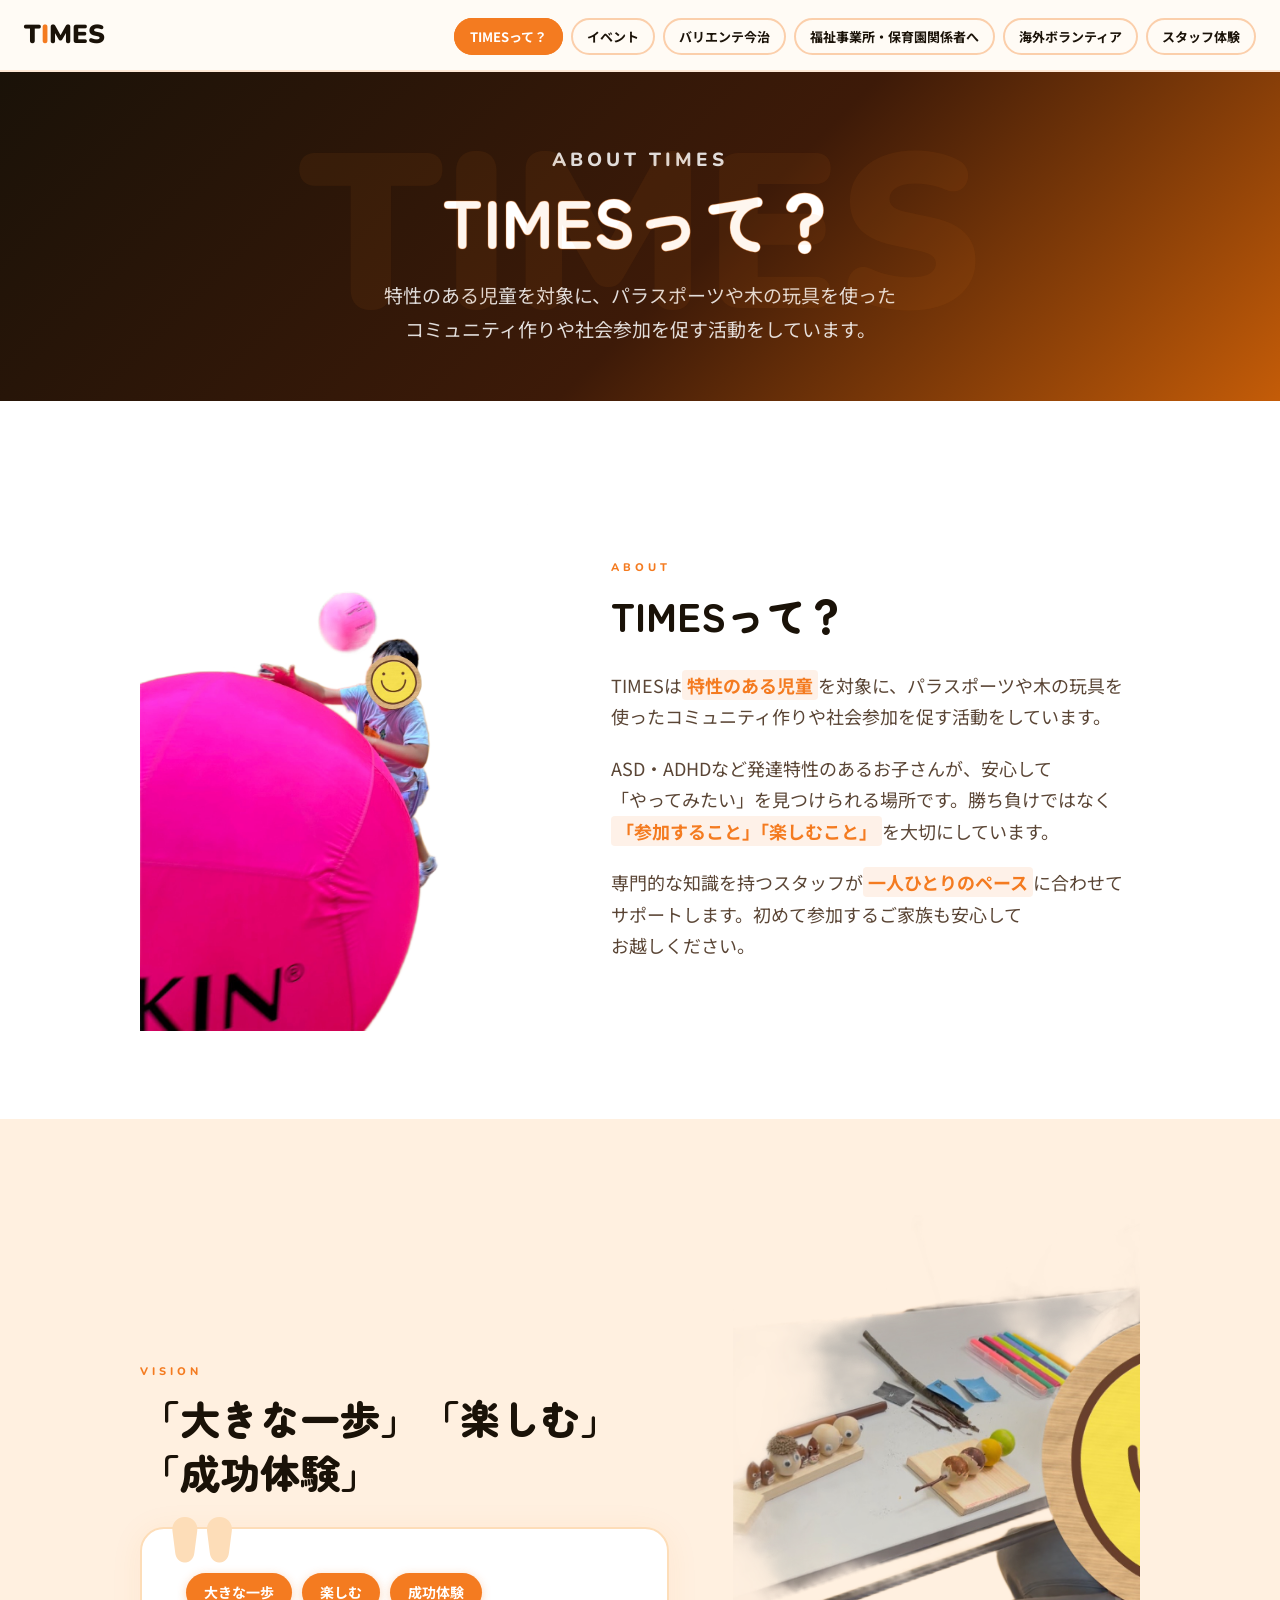
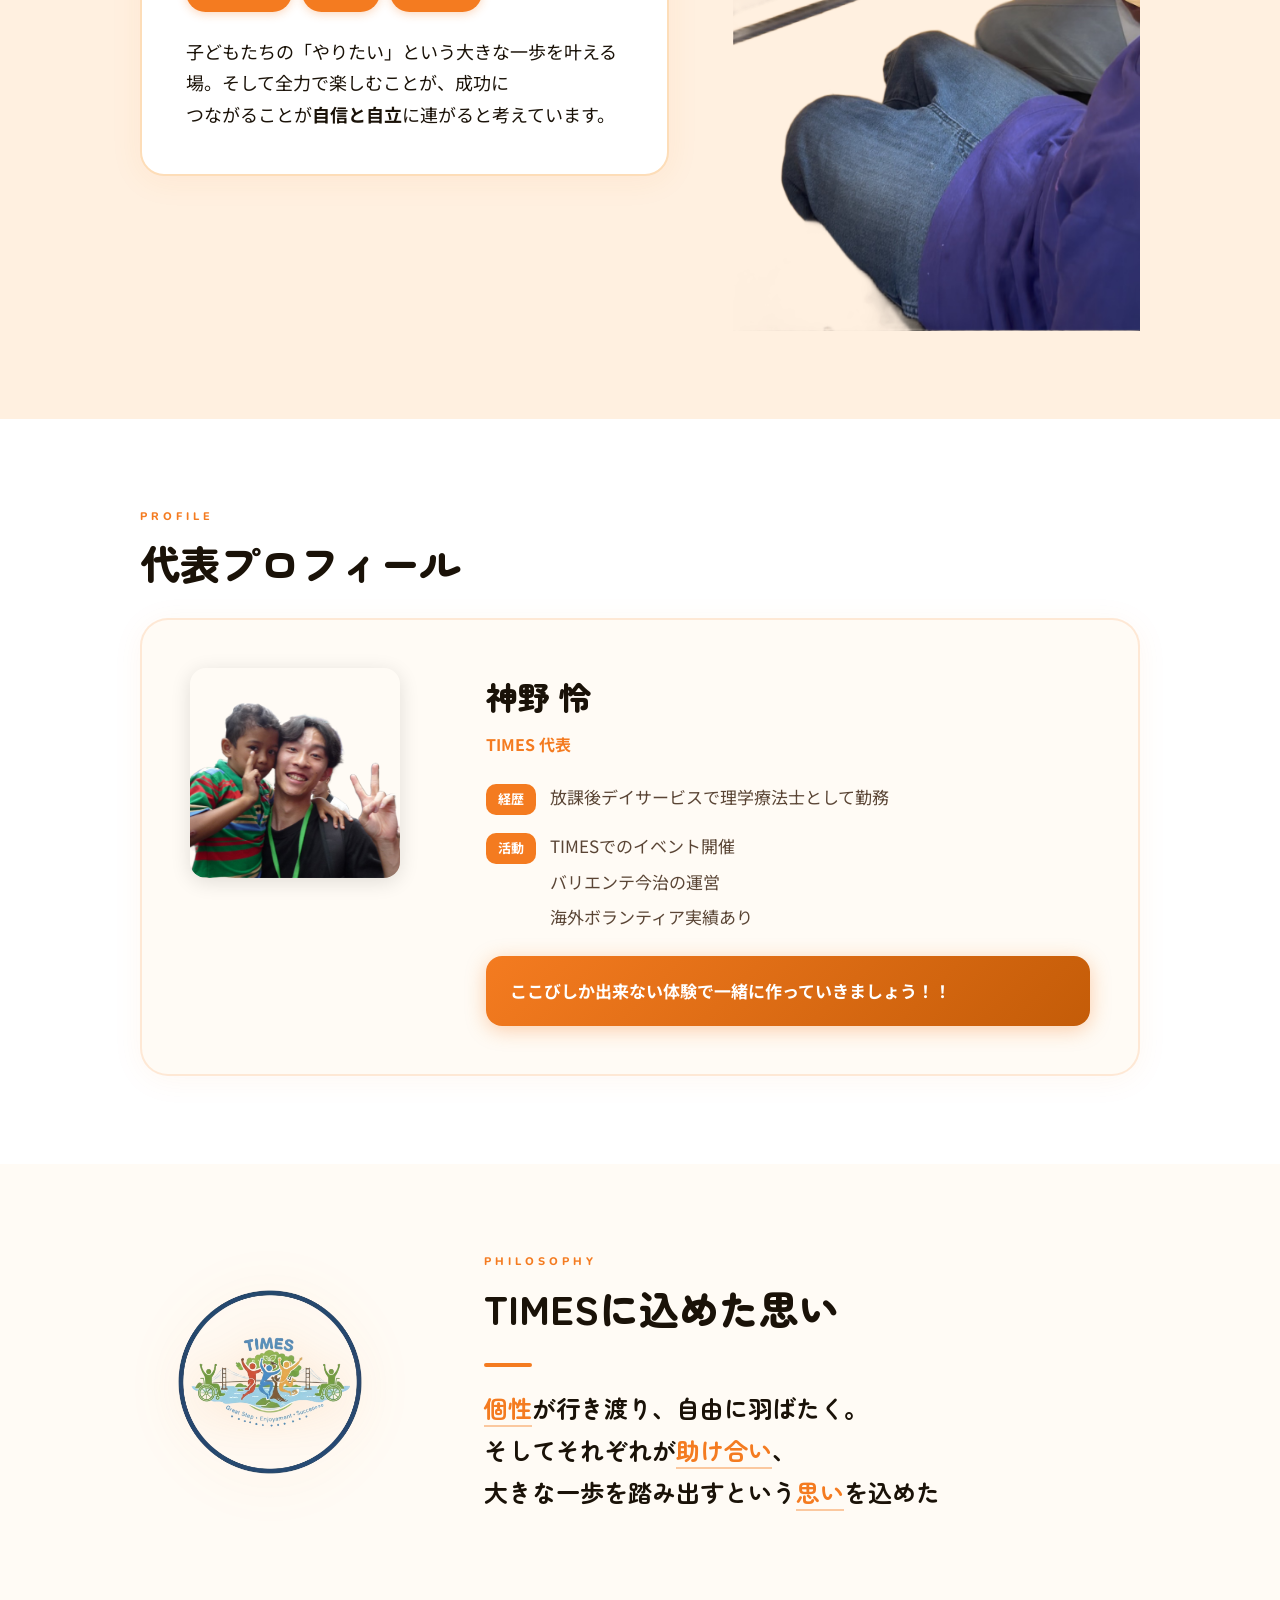
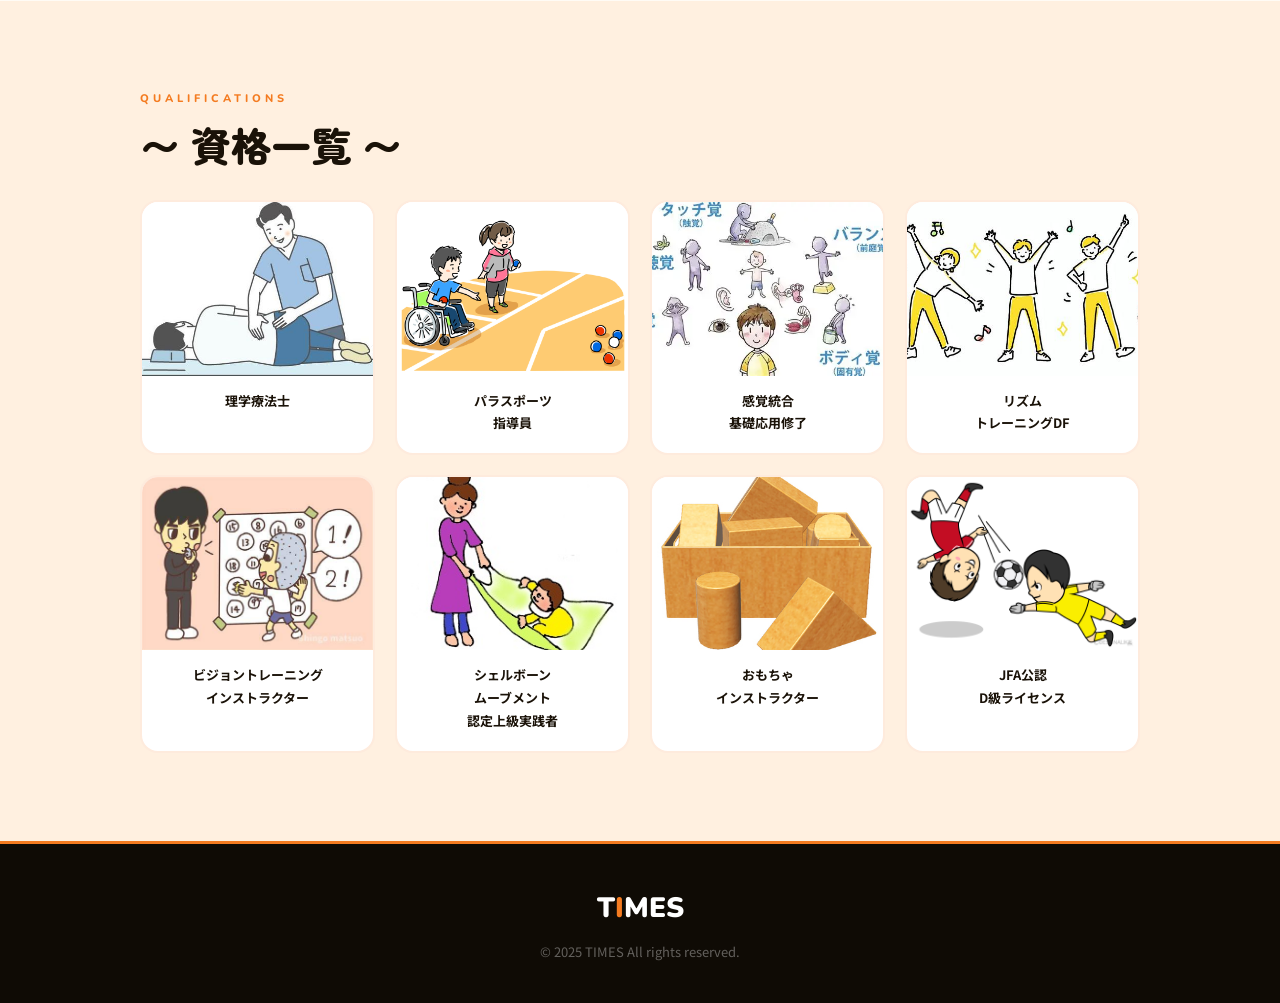
<file: about.html>
<!DOCTYPE html>
<html lang="ja">
<head>
<meta charset="UTF-8">
<meta name="viewport" content="width=device-width, initial-scale=1.0">
<title>TIMESって？ | TIMES</title>
<link rel="preconnect" href="https://fonts.googleapis.com">
<link href="https://fonts.googleapis.com/css2?family=Noto+Sans+JP:wght@400;500;700;900&family=Zen+Maru+Gothic:wght@700;900&family=Nunito:wght@800;900&display=swap" rel="stylesheet">
<style>

:root {
  --og:    #F47B20;
  --ogd:   #C45C08;
  --ogs:   #FFF0E0;
  --ogm:   #FDDDB8;
  --ink:   #1A1208;
  --muted: #5A4535;
  --cream: #FFFBF5;
  --white: #FFFFFF;
  --bd:    rgba(244,123,32,.15);
}

*, *::before, *::after { box-sizing: border-box; margin: 0; padding: 0; }
html { scroll-behavior: smooth; }
body {
  font-family: 'Noto Sans JP', sans-serif;
  background: var(--cream);
  color: var(--ink);
  line-height: 1.75;
  overflow-x: hidden;
  -webkit-text-size-adjust: 100%;
  text-size-adjust: 100%;
}
img { display: block; max-width: 100%; }
a   { text-decoration: none; }
ul  { list-style: none; }

/* ===== NAV ===== */
.nav {
  position: fixed; top: 0; left: 0; right: 0; z-index: 500;
  height: 72px;
  background: rgba(255,251,245,.97);
  backdrop-filter: blur(12px);
  border-bottom: 2px solid var(--bd);
  display: flex; align-items: center; justify-content: space-between;
  padding: 0 24px; gap: 16px;
}
.nav-logo {
  font-family: 'Nunito', sans-serif;
  font-weight: 900; font-size: 26px; color: var(--ink); flex-shrink: 0;
}
.nav-logo em { font-style: normal; color: var(--og); }
.nav-links { display: flex; gap: 8px; align-items: center; flex-wrap: nowrap; }
.nav-links a {
  font-size: 13px; font-weight: 700; color: var(--ink);
  padding: 7px 14px; border-radius: 20px;
  border: 2px solid rgba(244,123,32,.35); white-space: nowrap;
  transition: background .2s, color .2s, border-color .2s;
}
.nav-links a:hover,
.nav-links a.active { background: var(--og); color: #fff; border-color: var(--og); }

.nav-hamburger {
  display: none; flex-direction: column; gap: 5px; padding: 4px; flex-shrink: 0;
}
.nav-hamburger span {
  display: block; width: 24px; height: 2.5px;
  background: var(--ink); border-radius: 2px; transition: .25s ease;
}
.nav-hamburger.open span:nth-child(1) { transform: translateY(7.5px) rotate(45deg); }
.nav-hamburger.open span:nth-child(2) { opacity: 0; }
.nav-hamburger.open span:nth-child(3) { transform: translateY(-7.5px) rotate(-45deg); }

.mobile-menu {
  position: fixed; top: 72px; left: 0; right: 0; z-index: 490;
  background: var(--cream); border-bottom: 2px solid var(--bd);
  transform: translateY(-110%); opacity: 0;
  transition: .3s ease; pointer-events: none;
}
.mobile-menu.open { transform: translateY(0); opacity: 1; pointer-events: auto; }
.mobile-menu a {
  display: block; padding: 18px 28px;
  font-size: 16px; font-weight: 700; color: var(--ink);
  border-bottom: 1px solid var(--bd);
  transition: color .2s, background .2s;
}
.mobile-menu a:hover { color: #fff; background: var(--og); }
.mobile-menu a.active { color: var(--og); }

/* ===== PAGE HERO ===== */
.page-hero {
  margin-top: 72px;
  background: linear-gradient(135deg, #1A1208 0%, #3D1A08 55%, #C45C08 100%);
  padding: 72px 32px 56px;
  text-align: center;
  position: relative; overflow: hidden;
}
.page-hero::before {
  content: 'TIMES';
  position: absolute; font-family: 'Nunito', sans-serif;
  font-weight: 900; font-size: clamp(100px, 22vw, 220px);
  color: rgba(244,123,32,.07);
  left: 50%; top: 50%; transform: translate(-50%, -50%);
  white-space: nowrap; pointer-events: none; user-select: none;
}
.page-hero-label {
  font-family: 'Nunito', sans-serif; font-size: 11px; font-weight: 800;
  letter-spacing: 4px; text-transform: uppercase; color: var(--og); margin-bottom: 12px;
}
.page-hero h1 {
  font-family: 'Zen Maru Gothic', sans-serif;
  font-size: clamp(32px, 7vw, 68px); font-weight: 900; color: #fff;
  line-height: 1.25; margin-bottom: 16px;
  -webkit-text-stroke: 1px rgba(244,123,32,.35);
}
.page-hero p {
  font-size: clamp(15px, 2vw, 19px); color: rgba(255,255,255,.85);
  max-width: 600px; margin: 0 auto; line-height: 1.75;
  word-break: auto-phrase; overflow-wrap: break-word;
}

/* ===== LAYOUT ===== */
.container { max-width: 1080px; margin: 0 auto; padding: 0 40px; }
section { padding: 88px 0; }
.section-label {
  font-family: 'Nunito', sans-serif; font-size: 11px; font-weight: 800;
  letter-spacing: 4px; text-transform: uppercase; color: var(--og); margin-bottom: 10px;
}
.section-title {
  font-family: 'Zen Maru Gothic', sans-serif;
  font-size: clamp(24px, 4vw, 40px); font-weight: 900; color: var(--ink);
  line-height: 1.35; margin-bottom: 28px;
  word-break: keep-all; overflow-wrap: break-word;
}

/* ===== REVEAL ===== */
.reveal { opacity: 0; transform: translateY(28px); transition: opacity .7s ease, transform .7s ease; }
.reveal.on { opacity: 1; transform: translateY(0); }

/* ===== SEC1 ===== */
.sec-about { background: var(--white); }
.about-grid { display: grid; grid-template-columns: 1fr 1.3fr; gap: 64px; align-items: center; }
.about-img { overflow: hidden; width: 100%; }
.about-img img { width: 100%; height: auto; object-fit: cover; display: block; }
.about-text p { font-size: clamp(16px, 1.8vw, 18px); color: var(--muted); line-height: 1.75; margin-bottom: 20px; word-break: auto-phrase; overflow-wrap: break-word; }
.about-text p:last-child { margin-bottom: 0; }
.about-text strong { color: var(--og); font-weight: 700; background: rgba(244,123,32,.1); padding: 2px 5px; border-radius: 4px; }

/* ===== SEC2 ===== */
.sec-vision { background: var(--ogs); }
.vision-grid { display: grid; grid-template-columns: 1.3fr 1fr; gap: 64px; align-items: center; }
.vision-box { background: var(--white); border-radius: 24px; padding: 44px; border: 2px solid var(--ogm); position: relative; box-shadow: 0 4px 32px rgba(244,123,32,.08); }
.vision-box::before { content: '"'; font-family: 'Nunito', sans-serif; font-size: 140px; font-weight: 900; color: var(--ogm); position: absolute; top: -28px; left: 24px; line-height: 1; pointer-events: none; user-select: none; }
.vision-keywords { display: flex; gap: 10px; flex-wrap: wrap; margin-bottom: 24px; }
.kw { background: var(--og); color: #fff; padding: 7px 18px; border-radius: 20px; font-size: 14px; font-weight: 700; box-shadow: 0 2px 10px rgba(244,123,32,.3); }
.vision-box p { font-size: clamp(16px, 1.8vw, 18px); color: var(--ink); line-height: 1.75; position: relative; z-index: 1; word-break: auto-phrase; overflow-wrap: break-word; }
.vision-img { overflow: hidden; width: 100%; }
.vision-img img { width: 100%; height: auto; object-fit: cover; display: block; }

/* ===== SEC3 ===== */
.sec-profile { background: var(--white); }
.profile-card { display: grid; grid-template-columns: 240px 1fr; gap: 56px; align-items: start; background: var(--cream); border-radius: 28px; padding: 48px; border: 2px solid var(--bd); box-shadow: 0 4px 32px rgba(244,123,32,.06); }
.profile-photo { width: 210px; height: 210px; overflow: hidden; flex-shrink: 0; border-radius: 16px; box-shadow: 0 4px 20px rgba(0,0,0,.12); }
.profile-photo img { width: 100%; height: 100%; object-fit: cover; object-position: center top; display: block; }
.profile-name { font-family: 'Zen Maru Gothic', sans-serif; font-size: clamp(24px, 3vw, 32px); font-weight: 900; color: var(--ink); margin-bottom: 6px; }
.profile-role { font-size: 16px; color: var(--og); font-weight: 700; margin-bottom: 24px; }
.profile-list { display: flex; flex-direction: column; gap: 16px; margin-bottom: 24px; }
.profile-item { display: flex; gap: 14px; align-items: flex-start; }
.profile-item .pi-label { background: var(--og); color: #fff; padding: 4px 12px; border-radius: 10px; font-size: 13px; font-weight: 700; white-space: nowrap; flex-shrink: 0; margin-top: 2px; }
.profile-item span, .profile-item ul { font-size: clamp(15px, 1.6vw, 17px); color: var(--muted); line-height: 1.75; }
.profile-item ul { display: flex; flex-direction: column; gap: 6px; }
.profile-msg { background: linear-gradient(135deg, var(--og), var(--ogd)); color: #fff; border-radius: 16px; padding: 20px 24px; font-size: clamp(15px, 1.6vw, 17px); font-weight: 700; line-height: 1.75; box-shadow: 0 4px 20px rgba(244,123,32,.35); word-break: auto-phrase; overflow-wrap: break-word; }

/* ===== SEC4 ===== */
.sec-logo { background: var(--cream); }
.logo-grid { display: grid; grid-template-columns: 280px 1fr; gap: 64px; align-items: center; }
.logo-img { width: 260px; height: 260px; display: flex; align-items: center; justify-content: center; overflow: hidden; filter: drop-shadow(0 4px 24px rgba(244,123,32,.2)); }
.logo-img img { width: 100%; height: 100%; object-fit: contain; }
.logo-divider { width: 48px; height: 4px; background: var(--og); border-radius: 2px; margin-bottom: 20px; }
.logo-section-label { color: var(--og); margin-bottom: 10px; font-family: 'Nunito', sans-serif; font-size: 11px; font-weight: 800; letter-spacing: 4px; text-transform: uppercase; }
.logo-section-title { font-family: 'Zen Maru Gothic', sans-serif; font-size: clamp(24px, 4vw, 40px); font-weight: 900; color: var(--ink); line-height: 1.35; margin-bottom: 28px; }
.logo-philosophy { font-family: 'Zen Maru Gothic', sans-serif; font-size: clamp(17px, 2.5vw, 24px); font-weight: 700; color: var(--ink); line-height: 1.75; word-break: auto-phrase; overflow-wrap: break-word; }
.logo-philosophy span { color: var(--og); border-bottom: 2px solid rgba(244,123,32,.4); }

/* ===== SEC5 ===== */
.sec-quals { background: var(--ogs); }
.quals-grid { display: grid; grid-template-columns: repeat(4, 1fr); gap: 20px; }
.qual-card { background: var(--white); border-radius: 18px; overflow: hidden; border: 2px solid var(--bd); transition: box-shadow .25s, transform .25s, border-color .25s; }
.qual-card:hover { box-shadow: 0 10px 32px rgba(244,123,32,.18); transform: translateY(-6px); border-color: var(--og); }
.qual-img { width: 100%; aspect-ratio: 4/3; overflow: hidden; background: var(--ogm); }
.qual-img img { width: 100%; height: 100%; object-fit: cover; display: block; transition: transform .35s ease; }
.qual-card:hover .qual-img img { transform: scale(1.07); }
.qual-img-placeholder { width: 100%; height: 100%; display: flex; align-items: center; justify-content: center; font-size: 40px; background: linear-gradient(135deg, var(--ogm), #ffe8c4); }
.qual-name { font-size: 13px; font-weight: 700; color: var(--ink); line-height: 1.75; padding: 14px 14px 18px; text-align: center; }

/* ===== FOOTER ===== */
footer { background: #0F0B05; padding: 40px 24px; text-align: center; border-top: 3px solid var(--og); }
.footer-logo { font-family: 'Nunito', sans-serif; font-weight: 900; font-size: 28px; color: #fff; margin-bottom: 8px; }
.footer-logo em { font-style: normal; color: var(--og); }
.footer-copy { font-size: 13px; color: rgba(255,255,255,.35); margin-top: 8px; }

/* ===== RESPONSIVE ===== */
@media (max-width: 900px) {
  .nav { height: 60px; padding: 0 20px; }
  .nav-logo { font-size: 22px; }
  .nav-links { display: none; }
  .nav-hamburger { display: flex; }
  .mobile-menu { top: 60px; }
  .page-hero { margin-top: 60px; padding: 60px 24px 48px; }
  .container { padding: 0 28px; }
  section { padding: 64px 0; }
  .about-grid { grid-template-columns: 1fr; gap: 36px; }
  .vision-grid { grid-template-columns: 1fr; gap: 36px; }
  .vision-img { order: -1; }
  .profile-card { grid-template-columns: 1fr; gap: 28px; padding: 36px 28px; }
  .profile-photo { margin: 0 auto; }
  .profile-name { text-align: center; }
  .profile-role { text-align: center; }
  .logo-grid { grid-template-columns: 1fr; gap: 36px; text-align: center; }
  .logo-img { margin: 0 auto; }
  .logo-divider { margin: 0 auto 20px; }
  .quals-grid { grid-template-columns: repeat(2, 1fr); gap: 16px; }
}

@media (max-width: 600px) {
  .nav { height: 54px; padding: 0 16px; }
  .nav-logo { font-size: 20px; }
  .mobile-menu { top: 54px; }
  .mobile-menu a { padding: 16px 20px; font-size: 15px; }
  .page-hero { margin-top: 54px; padding: 52px 24px 44px; }
  .page-hero h1 { font-size: clamp(28px, 8vw, 44px); }
  .page-hero p { font-size: 16px; }
  .container { padding: 0 22px; }
  section { padding: 52px 0; }
  .section-label { font-size: 10px; letter-spacing: 3px; }
  .section-title { font-size: 22px; margin-bottom: 20px; }
  .about-grid { gap: 28px; }
  .vision-grid { gap: 28px; }
  .about-text p { font-size: 16px; }
  .vision-box { padding: 28px 20px; }
  .vision-box::before { font-size: 90px; top: -18px; left: 16px; }
  .vision-box p { font-size: 16px; }
  .kw { font-size: 13px; padding: 5px 14px; }
  .profile-card { padding: 28px 20px; gap: 24px; border-radius: 20px; }
  .profile-photo { width: 150px; height: 150px; border-radius: 12px; }
  .profile-name { font-size: 22px; }
  .profile-role { font-size: 14px; }
  .profile-item span, .profile-item ul { font-size: 15px; }
  .profile-msg { font-size: 15px; padding: 16px 18px; }
  .logo-img { width: 160px; height: 160px; }
  .logo-section-title { font-size: 22px; }
  .logo-divider { margin: 0 auto 18px; }
  .logo-philosophy { font-size: 16px; }
  .quals-grid { grid-template-columns: repeat(2, 1fr); gap: 12px; }
  .qual-name { font-size: 12px; padding: 10px 10px 14px; }
}

@media (max-width: 375px) {
  .container { padding: 0 16px; }
  .section-title { font-size: 20px; }
  .about-text p { font-size: 15px; }
  .vision-box p { font-size: 15px; }
  .profile-photo { width: 130px; height: 130px; }
  .profile-name { font-size: 20px; }
  .profile-msg { font-size: 14px; }
  .logo-img { width: 140px; height: 140px; }
  .logo-section-title { font-size: 20px; }
  .logo-philosophy { font-size: 15px; }
  .quals-grid { gap: 10px; }
  .qual-name { font-size: 11px; }
}
</style>
<!-- Google tag (gtag.js) -->
  <script async src="https://www.googletagmanager.com/gtag/js?id=G-DCP2RVD5D1"></script>
  <script>
    window.dataLayer = window.dataLayer || [];
    function gtag(){dataLayer.push(arguments);}
    gtag('js', new Date());
    gtag('config', 'G-DCP2RVD5D1');
  </script>
</head>
<body>

<nav class="nav" id="mainNav">
  <a href="index.html" class="nav-logo">T<em>I</em>MES</a>
  <ul class="nav-links">
    <li><a href="about.html" class="active">TIMESって？</a></li>
    <li><a href="event.html">イベント</a></li>
    <li><a href="variante.html">バリエンテ今治</a></li>
    <li><a href="welfare.html">福祉事業所・保育園関係者へ</a></li>
    <li><a href="volunteer.html">海外ボランティア</a></li>
    <li><a href="staff.html">スタッフ体験</a></li>
  </ul>
  <button class="nav-hamburger" id="hamburger">
    <span></span><span></span><span></span>
  </button>
</nav>

<div class="mobile-menu" id="mobileMenu">
  <ul>
    <li><a href="about.html" class="active">TIMESって？</a></li>
    <li><a href="event.html">イベント</a></li>
    <li><a href="variante.html">バリエンテ今治</a></li>
    <li><a href="welfare.html">福祉事業所・保育園関係者へ</a></li>
    <li><a href="volunteer.html">海外ボランティア</a></li>
    <li><a href="staff.html">スタッフ体験</a></li>
  </ul>
</div>

<div class="page-hero">
  <p class="page-hero-label">About TIMES</p>
  <h1>TIMESって？</h1>
  <p>特性のある児童を対象に、パラスポーツや木の玩具を使ったコミュニティ作りや社会参加を促す活動をしています。</p>
</div>

<section class="sec-about">
  <div class="container">
    <div class="about-grid">
      <div class="about-img reveal"><img src="images/about1.jpg" alt="活動写真"></div>
      <div class="reveal">
        <p class="section-label">About</p>
        <h2 class="section-title">TIMESって？</h2>
        <div class="about-text">
          <p>TIMESは<strong>特性のある児童</strong>を対象に、パラスポーツや木の玩具を使ったコミュニティ作りや社会参加を促す活動をしています。</p>
          <p>ASD・ADHDなど発達特性のあるお子さんが、安心して「やってみたい」を見つけられる場所です。勝ち負けではなく<strong>「参加すること」「楽しむこと」</strong>を大切にしています。</p>
          <p>専門的な知識を持つスタッフが<strong>一人ひとりのペース</strong>に合わせてサポートします。初めて参加するご家族も安心してお越しください。</p>
        </div>
      </div>
    </div>
  </div>
</section>

<section class="sec-vision">
  <div class="container">
    <div class="vision-grid">
      <div class="reveal">
        <p class="section-label">Vision</p>
        <h2 class="section-title">「大きな一歩」「楽しむ」「成功体験」</h2>
        <div class="vision-box">
          <div class="vision-keywords">
            <span class="kw">大きな一歩</span>
            <span class="kw">楽しむ</span>
            <span class="kw">成功体験</span>
          </div>
          <p>子どもたちの「やりたい」という大きな一歩を叶える場。そして全力で楽しむことが、成功につながることが<strong>自信と自立</strong>に連がると考えています。</p>
        </div>
      </div>
      <div class="vision-img reveal"><img src="images/about2.jpg" alt="理念写真"></div>
    </div>
  </div>
</section>

<section class="sec-profile">
  <div class="container">
    <p class="section-label reveal">Profile</p>
    <h2 class="section-title reveal">代表プロフィール</h2>
    <div class="profile-card reveal">
      <div><div class="profile-photo"><img src="images/profile.jpg" alt="神野修"></div></div>
      <div>
        <p class="profile-name">神野 怜</p>
        <p class="profile-role">TIMES 代表</p>
        <div class="profile-list">
          <div class="profile-item">
            <span class="pi-label">経歴</span>
            <span>放課後デイサービスで理学療法士として勤務</span>
          </div>
          <div class="profile-item">
            <span class="pi-label">活動</span>
            <ul>
              <li>TIMESでのイベント開催</li>
              <li>バリエンテ今治の運営</li>
              <li>海外ボランティア実績あり</li>
            </ul>
          </div>
        </div>
        <div class="profile-msg">ここびしか出来ない体験で一緒に作っていきましょう！！</div>
      </div>
    </div>
  </div>
</section>

<section class="sec-logo">
  <div class="container">
    <div class="logo-grid">
      <div class="logo-img reveal"><img src="images/logo-times.png" alt="TIMESロゴ"></div>
      <div class="reveal">
        <p class="logo-section-label">Philosophy</p>
        <h2 class="logo-section-title">TIMESに込めた思い</h2>
        <div class="logo-divider"></div>
        <p class="logo-philosophy">
          <span>個性</span>が行き渡り、自由に羽ばたく。<br>
          そしてそれぞれが<span>助け合い</span>、<br>
          大きな一歩を踏み出すという<span>思い</span>を込めた
        </p>
      </div>
    </div>
  </div>
</section>

<section class="sec-quals">
  <div class="container">
    <p class="section-label reveal">Qualifications</p>
    <h2 class="section-title reveal">〜 資格一覧 〜</h2>
    <div class="quals-grid">

      <div class="qual-card reveal">
        <div class="qual-img">
          <img src="images/PT.jpeg" alt="理学療法士"
               onerror="this.parentElement.innerHTML='<div class=\'qual-img-placeholder\'>🏥</div>'">
        </div>
        <p class="qual-name">理学療法士</p>
      </div>

      <div class="qual-card reveal">
        <div class="qual-img">
          <img src="images/パラスポーツ.jpg" alt="パラスポーツ指導員"
               onerror="this.parentElement.innerHTML='<div class=\'qual-img-placeholder\'>🏅</div>'">
        </div>
        <p class="qual-name">パラスポーツ<br>指導員</p>
      </div>

      <div class="qual-card reveal">
        <div class="qual-img">
          <img src="images/感覚統合.webp" alt="感覚統合基礎応用修了"
               onerror="this.parentElement.innerHTML='<div class=\'qual-img-placeholder\'>🧠</div>'">
        </div>
        <p class="qual-name">感覚統合<br>基礎応用修了</p>
      </div>

      <div class="qual-card reveal">
        <div class="qual-img">
          <img src="images/rizumu.jpeg" alt="リズムトレーニングDF"
               onerror="this.parentElement.innerHTML='<div class=\'qual-img-placeholder\'>🎵</div>'">
        </div>
        <p class="qual-name">リズム<br>トレーニングDF</p>
      </div>

      <div class="qual-card reveal">
        <div class="qual-img">
          <img src="images/ビジョントレーニング.jpg" alt="ビジョントレーニングインストラクター"
               onerror="this.parentElement.innerHTML='<div class=\'qual-img-placeholder\'>👁️</div>'">
        </div>
        <p class="qual-name">ビジョントレーニング<br>インストラクター</p>
      </div>

      <div class="qual-card reveal">
        <div class="qual-img">
          <img src="images/シェル.jpg" alt="シェルボーンムーブメント認定上級実践者"
               onerror="this.parentElement.innerHTML='<div class=\'qual-img-placeholder\'>🦴</div>'">
        </div>
        <p class="qual-name">シェルボーン<br>ムーブメント<br>認定上級実践者</p>
      </div>

      <div class="qual-card reveal">
        <div class="qual-img">
          <img src="images/木のおもちゃ.jpeg" alt="おもちゃインストラクター"
               onerror="this.parentElement.innerHTML='<div class=\'qual-img-placeholder\'>🧸</div>'">
        </div>
        <p class="qual-name">おもちゃ<br>インストラクター</p>
      </div>

      <div class="qual-card reveal">
        <div class="qual-img">
          <img src="images/soccer.png" alt="JFA公認D級ライセンス"
               onerror="this.parentElement.innerHTML='<div class=\'qual-img-placeholder\'>⚽</div>'">
        </div>
        <p class="qual-name">JFA公認<br>D級ライセンス</p>
      </div>

    </div>
  </div>
</section>

<footer>
  <div class="footer-logo">T<em>I</em>MES</div>
  <p class="footer-copy">&copy; 2025 TIMES All rights reserved.</p>
</footer>

<script>
const hbg = document.getElementById('hamburger');
const mob = document.getElementById('mobileMenu');
hbg.addEventListener('click', () => { hbg.classList.toggle('open'); mob.classList.toggle('open'); });
const obs = new IntersectionObserver(entries => {
  entries.forEach(e => {
    if (!e.isIntersecting) return;
    const siblings = Array.from(e.target.parentElement.querySelectorAll('.reveal'));
    const i = siblings.indexOf(e.target);
    e.target.style.transitionDelay = (i * 100) + 'ms';
    e.target.classList.add('on');
    obs.unobserve(e.target);
  });
}, { threshold: 0.1 });
document.querySelectorAll('.reveal').forEach(el => obs.observe(el));
</script>
</body>
</html>
</file>
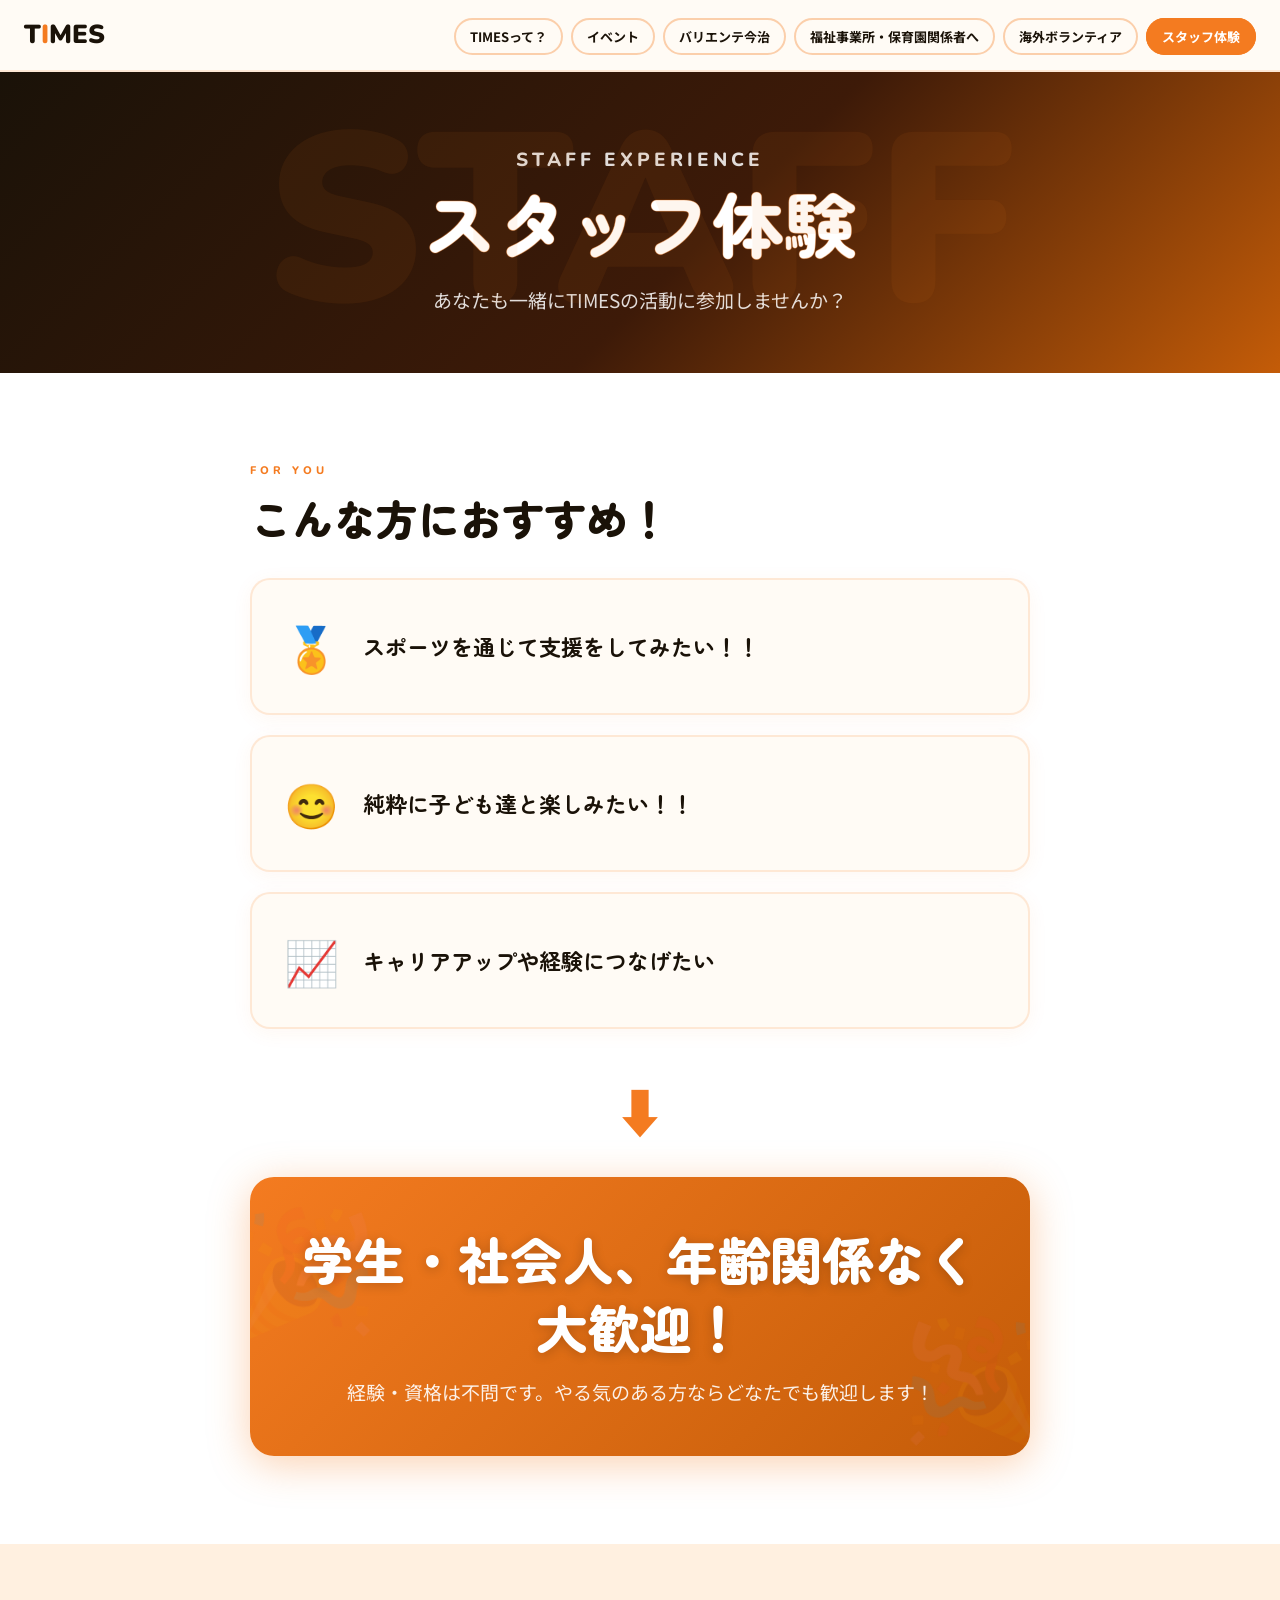
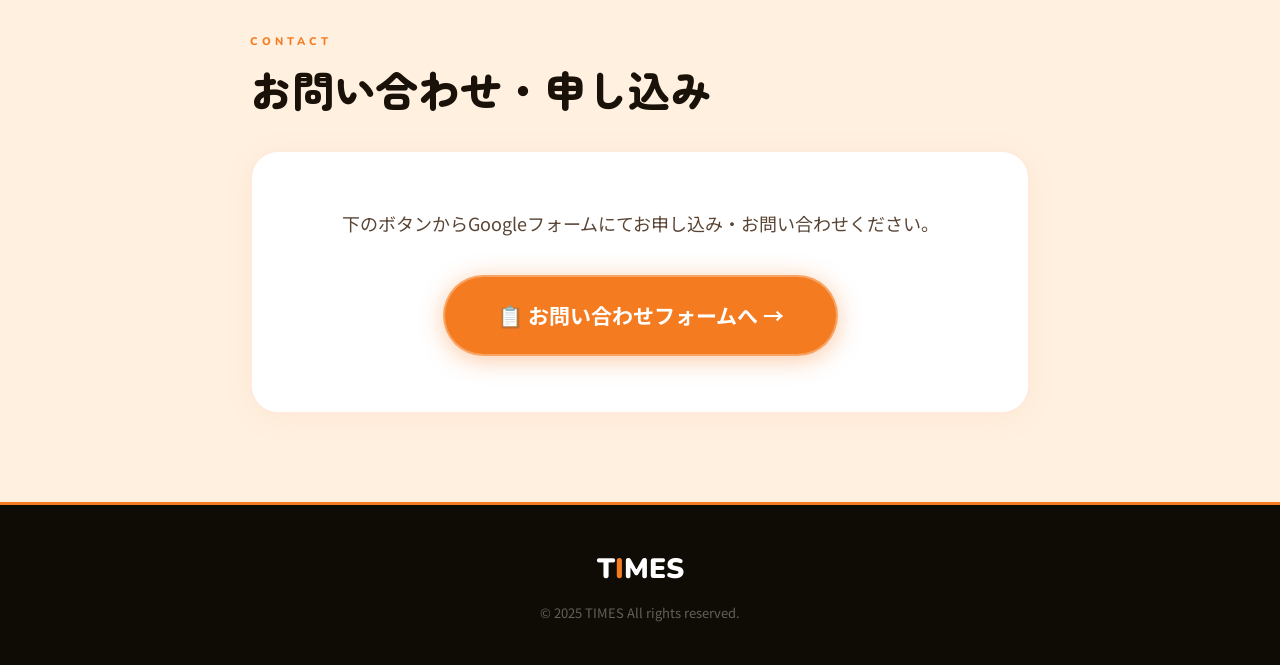
<file: staff.html>
<!DOCTYPE html>
<html lang="ja">
<head>
<meta charset="UTF-8">
<meta name="viewport" content="width=device-width, initial-scale=1.0">
<title>スタッフ体験 | TIMES</title>
<link rel="preconnect" href="https://fonts.googleapis.com">
<link href="https://fonts.googleapis.com/css2?family=Noto+Sans+JP:wght@400;500;700;900&family=Zen+Maru+Gothic:wght@700;900&family=Nunito:wght@800;900&display=swap" rel="stylesheet">
<style>

:root {
  --og:    #F47B20;
  --ogd:   #C45C08;
  --ogs:   #FFF0E0;
  --ogm:   #FDDDB8;
  --ink:   #1A1208;
  --muted: #5A4535;
  --cream: #FFFBF5;
  --white: #FFFFFF;
  --bd:    rgba(244,123,32,.15);
}

*, *::before, *::after { box-sizing: border-box; margin: 0; padding: 0; }
html { scroll-behavior: smooth; }
body {
  font-family: 'Noto Sans JP', sans-serif;
  background: var(--cream);
  color: var(--ink);
  line-height: 1.75;
  overflow-x: hidden;
  -webkit-text-size-adjust: 100%;
  text-size-adjust: 100%;
}
img { display: block; max-width: 100%; }
a   { text-decoration: none; }
ul  { list-style: none; }

/* ===== NAV ===== */
.nav {
  position: fixed; top: 0; left: 0; right: 0; z-index: 500;
  height: 72px;
  background: rgba(255,251,245,.97);
  backdrop-filter: blur(12px);
  border-bottom: 2px solid var(--bd);
  display: flex; align-items: center; justify-content: space-between;
  padding: 0 24px; gap: 16px;
}
.nav-logo {
  font-family: 'Nunito', sans-serif;
  font-weight: 900; font-size: 26px; color: var(--ink); flex-shrink: 0;
}
.nav-logo em { font-style: normal; color: var(--og); }
.nav-links { display: flex; gap: 8px; align-items: center; flex-wrap: nowrap; }
.nav-links a {
  font-size: 13px; font-weight: 700; color: var(--ink);
  padding: 7px 14px; border-radius: 20px;
  border: 2px solid rgba(244,123,32,.35); white-space: nowrap;
  transition: background .2s, color .2s, border-color .2s;
}
.nav-links a:hover,
.nav-links a.active { background: var(--og); color: #fff; border-color: var(--og); }

.nav-hamburger {
  display: none; flex-direction: column; gap: 5px; padding: 4px; flex-shrink: 0;
}
.nav-hamburger span {
  display: block; width: 24px; height: 2.5px;
  background: var(--ink); border-radius: 2px; transition: .25s ease;
}
.nav-hamburger.open span:nth-child(1) { transform: translateY(7.5px) rotate(45deg); }
.nav-hamburger.open span:nth-child(2) { opacity: 0; }
.nav-hamburger.open span:nth-child(3) { transform: translateY(-7.5px) rotate(-45deg); }

.mobile-menu {
  position: fixed; top: 72px; left: 0; right: 0; z-index: 490;
  background: var(--cream); border-bottom: 2px solid var(--bd);
  transform: translateY(-110%); opacity: 0;
  transition: .3s ease; pointer-events: none;
}
.mobile-menu.open { transform: translateY(0); opacity: 1; pointer-events: auto; }
.mobile-menu a {
  display: block; padding: 18px 28px;
  font-size: 16px; font-weight: 700; color: var(--ink);
  border-bottom: 1px solid var(--bd);
  transition: color .2s, background .2s;
}
.mobile-menu a:hover { color: #fff; background: var(--og); }
.mobile-menu a.active { color: var(--og); }

/* ===== PAGE HERO ===== */
.page-hero {
  margin-top: 72px;
  background: linear-gradient(135deg, #1A1208 0%, #3D1A08 55%, #C45C08 100%);
  padding: 72px 32px 56px;
  text-align: center;
  position: relative; overflow: hidden;
}
.page-hero::before {
  content: 'STAFF';
  position: absolute; font-family: 'Nunito', sans-serif;
  font-weight: 900; font-size: clamp(100px, 22vw, 240px);
  color: rgba(244,123,32,.07);
  left: 50%; top: 50%; transform: translate(-50%, -50%);
  white-space: nowrap; pointer-events: none; user-select: none;
}
.page-hero-label {
  font-family: 'Nunito', sans-serif; font-size: 11px; font-weight: 800;
  letter-spacing: 4px; text-transform: uppercase;
  color: var(--og); margin-bottom: 12px;
}
.page-hero h1 {
  font-family: 'Zen Maru Gothic', sans-serif;
  font-size: clamp(36px, 7vw, 72px); font-weight: 900; color: #fff;
  line-height: 1.25; margin-bottom: 16px;
  -webkit-text-stroke: 1px rgba(244,123,32,.35);
}
.page-hero p {
  font-size: clamp(15px, 2vw, 19px); color: rgba(255,255,255,.85);
  max-width: 600px; margin: 0 auto; line-height: 1.75;
}

/* ===== LAYOUT ===== */
.container { max-width: 860px; margin: 0 auto; padding: 0 40px; }
section { padding: 88px 0; }
.section-label {
  font-family: 'Nunito', sans-serif; font-size: 11px; font-weight: 800;
  letter-spacing: 4px; text-transform: uppercase; color: var(--og); margin-bottom: 10px;
}
.section-title {
  font-family: 'Zen Maru Gothic', sans-serif;
  font-size: clamp(26px, 4vw, 42px); font-weight: 900; color: var(--ink);
  line-height: 1.35; margin-bottom: 32px;
}

/* ===== REVEAL ===== */
.reveal { opacity: 0; transform: translateY(28px); transition: opacity .7s ease, transform .7s ease; }
.reveal.on { opacity: 1; transform: translateY(0); }

/* ===== SEC1：こんな方に ===== */
.sec-recruit { background: var(--white); }
.recruit-cards { display: flex; flex-direction: column; gap: 20px; margin-bottom: 56px; }
.recruit-card {
  display: flex; align-items: center; gap: 24px;
  background: var(--cream); border-radius: 20px; padding: 28px 32px;
  border: 2px solid var(--bd);
  transition: box-shadow .25s, border-color .25s, transform .25s;
  box-shadow: 0 4px 20px rgba(244,123,32,.06);
}
.recruit-card:hover {
  box-shadow: 0 8px 32px rgba(244,123,32,.15);
  border-color: var(--og);
  transform: translateX(6px);
}
.recruit-icon { font-size: 44px; flex-shrink: 0; }
.recruit-text {
  font-family: 'Zen Maru Gothic', sans-serif;
  font-size: clamp(17px, 2.5vw, 22px); font-weight: 700;
  color: var(--ink); line-height: 1.5;
}

/* 矢印 */
.big-arrow {
  font-size: 52px; color: var(--og); text-align: center;
  margin: 8px 0 40px; line-height: 1;
  animation: bounce 1.5s ease infinite;
}
@keyframes bounce {
  0%, 100% { transform: translateY(0); }
  50%       { transform: translateY(8px); }
}

/* 大歓迎バナー */
.welcome-banner {
  background: linear-gradient(135deg, var(--og), var(--ogd));
  border-radius: 24px; padding: 48px 40px;
  text-align: center;
  box-shadow: 0 8px 40px rgba(244,123,32,.35);
  position: relative; overflow: hidden;
}
.welcome-banner::before {
  content: '🎉';
  position: absolute; font-size: 120px; opacity: .08;
  left: -20px; top: -20px; pointer-events: none;
}
.welcome-banner::after {
  content: '🎉';
  position: absolute; font-size: 120px; opacity: .08;
  right: -20px; bottom: -20px; pointer-events: none;
  transform: scaleX(-1);
}
.welcome-title {
  font-family: 'Zen Maru Gothic', sans-serif;
  font-size: clamp(26px, 5vw, 52px); font-weight: 900;
  color: #fff; line-height: 1.3;
  text-shadow: 0 2px 12px rgba(0,0,0,.2);
  position: relative; z-index: 1;
}
.welcome-sub {
  font-size: clamp(15px, 2vw, 19px); color: rgba(255,255,255,.9);
  margin-top: 14px; line-height: 1.75;
  position: relative; z-index: 1;
}

/* ===== SEC2：申し込み ===== */
.sec-contact { background: var(--ogs); }
.contact-wrap {
  background: var(--white); border-radius: 28px; padding: 56px;
  border: 2px solid var(--bd);
  box-shadow: 0 4px 32px rgba(244,123,32,.06);
  text-align: center;
}
.contact-wrap p {
  font-size: clamp(16px, 1.8vw, 18px); color: var(--muted);
  line-height: 1.75; margin-bottom: 36px;
}
.btn-form-link {
  display: inline-flex; align-items: center; justify-content: center; gap: 10px;
  background: var(--og); color: #fff;
  padding: 20px 52px; border-radius: 50px;
  font-size: clamp(17px, 2vw, 21px); font-weight: 700;
  box-shadow: 0 4px 24px rgba(244,123,32,.4);
  transition: background .2s, transform .15s;
  white-space: nowrap;
  border: 2px solid rgba(255,255,255,.3);
}
.btn-form-link:hover { background: var(--ogd); transform: translateY(-3px); }

/* ===== FOOTER ===== */
footer { background: #0F0B05; padding: 40px 24px; text-align: center; border-top: 3px solid var(--og); }
.footer-logo { font-family: 'Nunito', sans-serif; font-weight: 900; font-size: 28px; color: #fff; margin-bottom: 8px; }
.footer-logo em { font-style: normal; color: var(--og); }
.footer-copy { font-size: 13px; color: rgba(255,255,255,.35); margin-top: 8px; }

/* ================================================
   タブレット（〜900px）
   ================================================ */
@media (max-width: 900px) {
  .nav { height: 60px; padding: 0 20px; }
  .nav-logo { font-size: 22px; }
  .nav-links { display: none; }
  .nav-hamburger { display: flex; }
  .mobile-menu { top: 60px; }
  .page-hero { margin-top: 60px; padding: 60px 24px 48px; }
  .container { padding: 0 28px; }
  section { padding: 64px 0; }
  .contact-wrap { padding: 40px 32px; }
}

/* ================================================
   スマホ（〜600px）
   ================================================ */
@media (max-width: 600px) {
  .nav { height: 54px; padding: 0 16px; }
  .nav-logo { font-size: 20px; }
  .mobile-menu { top: 54px; }
  .mobile-menu a { padding: 16px 20px; font-size: 15px; }
  .page-hero { margin-top: 54px; padding: 52px 20px 40px; }
  .page-hero h1 { font-size: clamp(32px, 9vw, 52px); }
  .page-hero p { font-size: 16px; }
  .container { padding: 0 20px; }
  section { padding: 52px 0; }
  .section-title { font-size: 24px; margin-bottom: 24px; }
  .recruit-card { padding: 22px 20px; gap: 16px; border-radius: 16px; }
  .recruit-icon { font-size: 36px; }
  .recruit-text { font-size: 17px; }
  .big-arrow { font-size: 40px; }
  .welcome-banner { padding: 32px 24px; border-radius: 18px; }
  .welcome-title { font-size: clamp(22px, 7vw, 36px); }
  .welcome-sub { font-size: 15px; }
  .contact-wrap { padding: 28px 20px; border-radius: 20px; }
  .contact-wrap p { font-size: 16px; margin-bottom: 28px; }
  .btn-form-link { font-size: 16px; padding: 17px 36px; }
}

/* ================================================
   スマホ小（〜375px）
   ================================================ */
@media (max-width: 375px) {
  .container { padding: 0 16px; }
  .recruit-card { padding: 18px 14px; }
  .recruit-text { font-size: 15px; }
  .contact-wrap { padding: 22px 16px; }
  .btn-form-link { font-size: 15px; padding: 15px 28px; }
}
</style>
</head>
<body>

<!-- NAV -->
<nav class="nav" id="mainNav">
  <a href="index.html" class="nav-logo">T<em>I</em>MES</a>
  <ul class="nav-links">
    <li><a href="about.html">TIMESって？</a></li>
    <li><a href="event.html">イベント</a></li>
    <li><a href="variante.html">バリエンテ今治</a></li>
    <li><a href="welfare.html">福祉事業所・保育園関係者へ</a></li>
    <li><a href="volunteer.html">海外ボランティア</a></li>
    <li><a href="staff.html" class="active">スタッフ体験</a></li>
  </ul>
  <button class="nav-hamburger" id="hamburger">
    <span></span><span></span><span></span>
  </button>
</nav>
<div class="mobile-menu" id="mobileMenu">
  <ul>
    <li><a href="about.html">TIMESって？</a></li>
    <li><a href="event.html">イベント</a></li>
    <li><a href="variante.html">バリエンテ今治</a></li>
    <li><a href="welfare.html">福祉事業所・保育園関係者へ</a></li>
    <li><a href="volunteer.html">海外ボランティア</a></li>
    <li><a href="staff.html" class="active">スタッフ体験</a></li>
  </ul>
</div>

<!-- PAGE HERO -->
<div class="page-hero">
  <p class="page-hero-label">Staff Experience</p>
  <h1>スタッフ体験</h1>
  <p>あなたも一緒にTIMESの活動に参加しませんか？</p>
</div>

<!-- SEC1：こんな方に -->
<section class="sec-recruit">
  <div class="container">
    <p class="section-label reveal">For You</p>
    <h2 class="section-title reveal">こんな方におすすめ！</h2>

    <div class="recruit-cards">
      <div class="recruit-card reveal">
        <div class="recruit-icon">🏅</div>
        <p class="recruit-text">スポーツを通じて支援をしてみたい！！</p>
      </div>
      <div class="recruit-card reveal">
        <div class="recruit-icon">😊</div>
        <p class="recruit-text">純粋に子ども達と楽しみたい！！</p>
      </div>
      <div class="recruit-card reveal">
        <div class="recruit-icon">📈</div>
        <p class="recruit-text">キャリアアップや経験につなげたい</p>
      </div>
    </div>

    <div class="big-arrow reveal">⬇</div>

    <div class="welcome-banner reveal">
      <p class="welcome-title">学生・社会人、年齢関係なく<br>大歓迎！</p>
      <p class="welcome-sub">経験・資格は不問です。やる気のある方ならどなたでも歓迎します！</p>
    </div>

  </div>
</section>

<!-- SEC2：申し込み -->
<section class="sec-contact">
  <div class="container">
    <p class="section-label reveal">Contact</p>
    <h2 class="section-title reveal">お問い合わせ・申し込み</h2>
    <div class="contact-wrap reveal">
      <p>下のボタンからGoogleフォームにてお申し込み・お問い合わせください。</p>
      <a href="https://docs.google.com/forms/d/e/1FAIpQLSdH09NbM6P7R_YxcQmncHi-2YzYRxZkuj_1OBx6kaZcO8yxLg/viewform?usp=header"
         target="_blank" rel="noopener"
         class="btn-form-link">
        📋 お問い合わせフォームへ →
      </a>
    </div>
  </div>
</section>

<!-- FOOTER -->
<footer>
  <div class="footer-logo">T<em>I</em>MES</div>
  <p class="footer-copy">&copy; 2025 TIMES All rights reserved.</p>
</footer>

<script>
const hbg = document.getElementById('hamburger');
const mob = document.getElementById('mobileMenu');
hbg.addEventListener('click', () => {
  hbg.classList.toggle('open');
  mob.classList.toggle('open');
});
const obs = new IntersectionObserver(entries => {
  entries.forEach(e => {
    if (!e.isIntersecting) return;
    const siblings = Array.from(e.target.parentElement.querySelectorAll('.reveal'));
    const i = siblings.indexOf(e.target);
    e.target.style.transitionDelay = (i * 100) + 'ms';
    e.target.classList.add('on');
    obs.unobserve(e.target);
  });
}, { threshold: 0.1 });
document.querySelectorAll('.reveal').forEach(el => obs.observe(el));
</script>
</body>
</html>
</file>
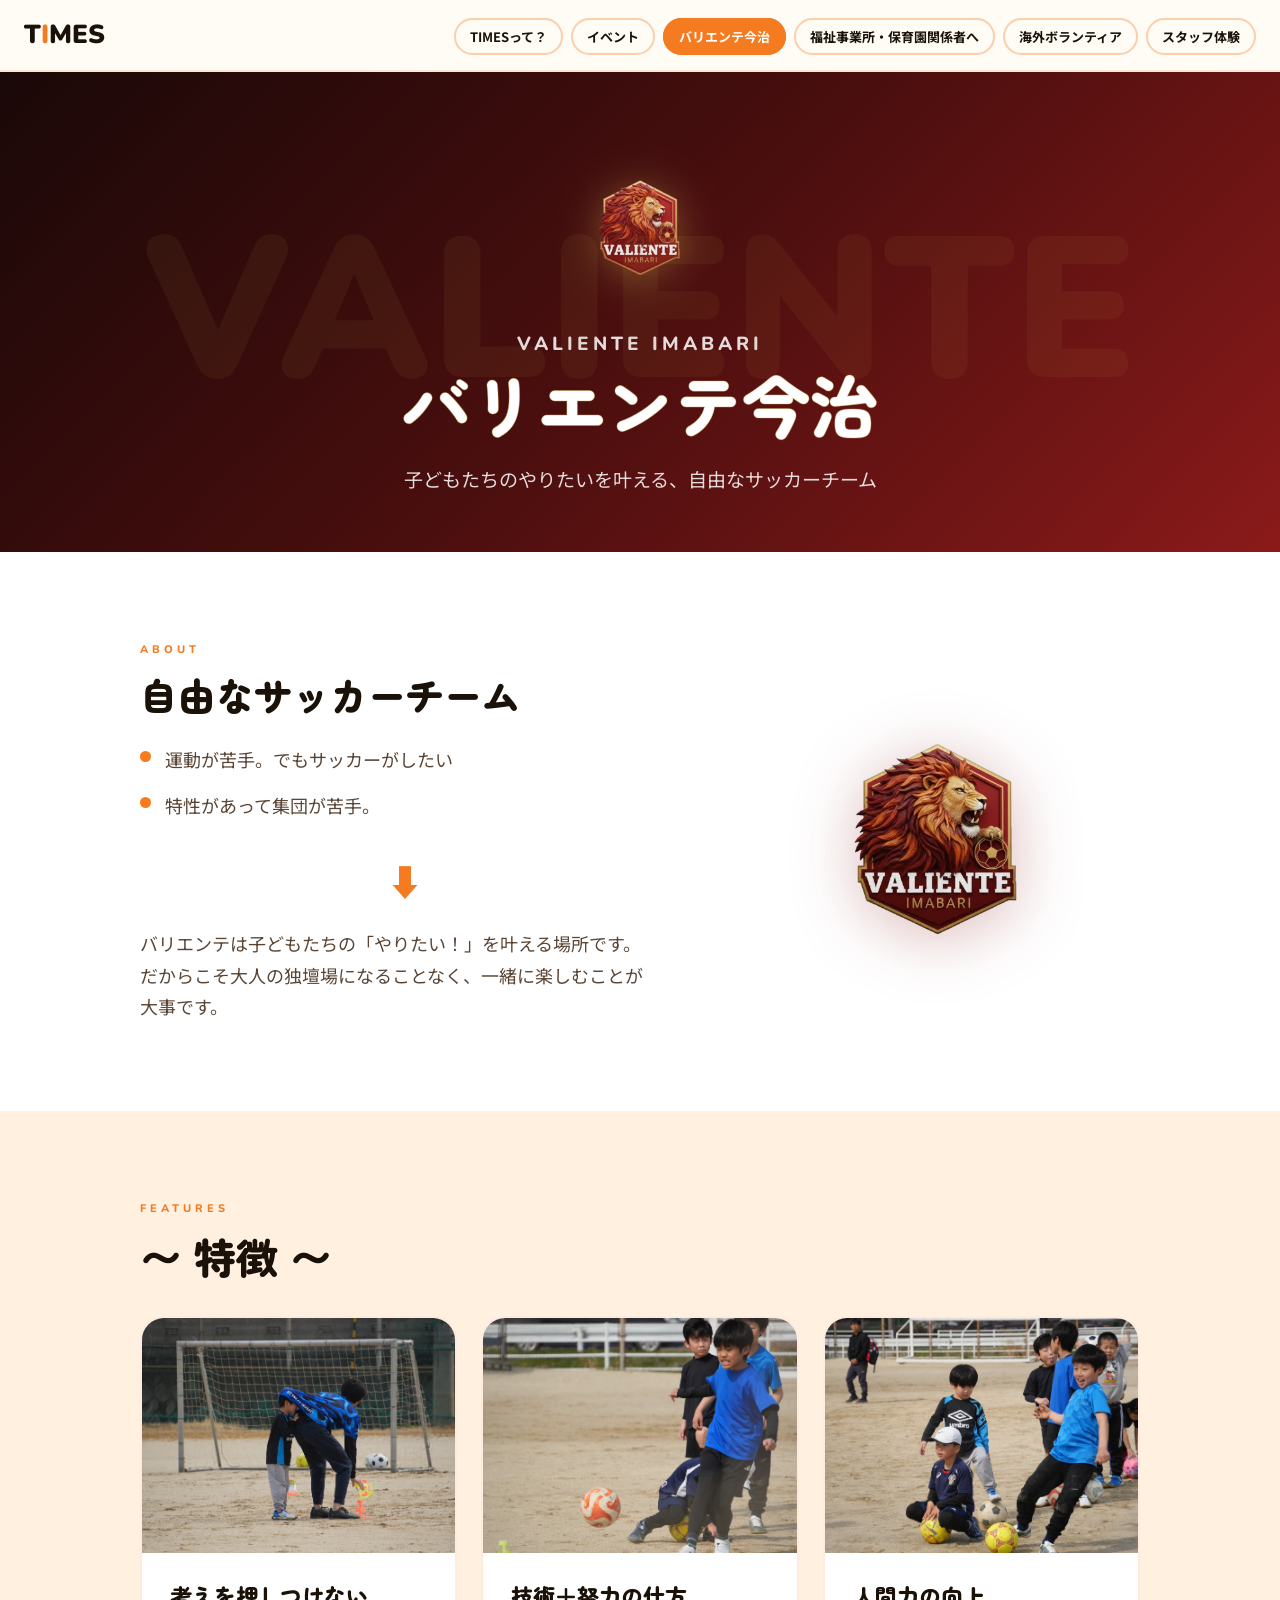
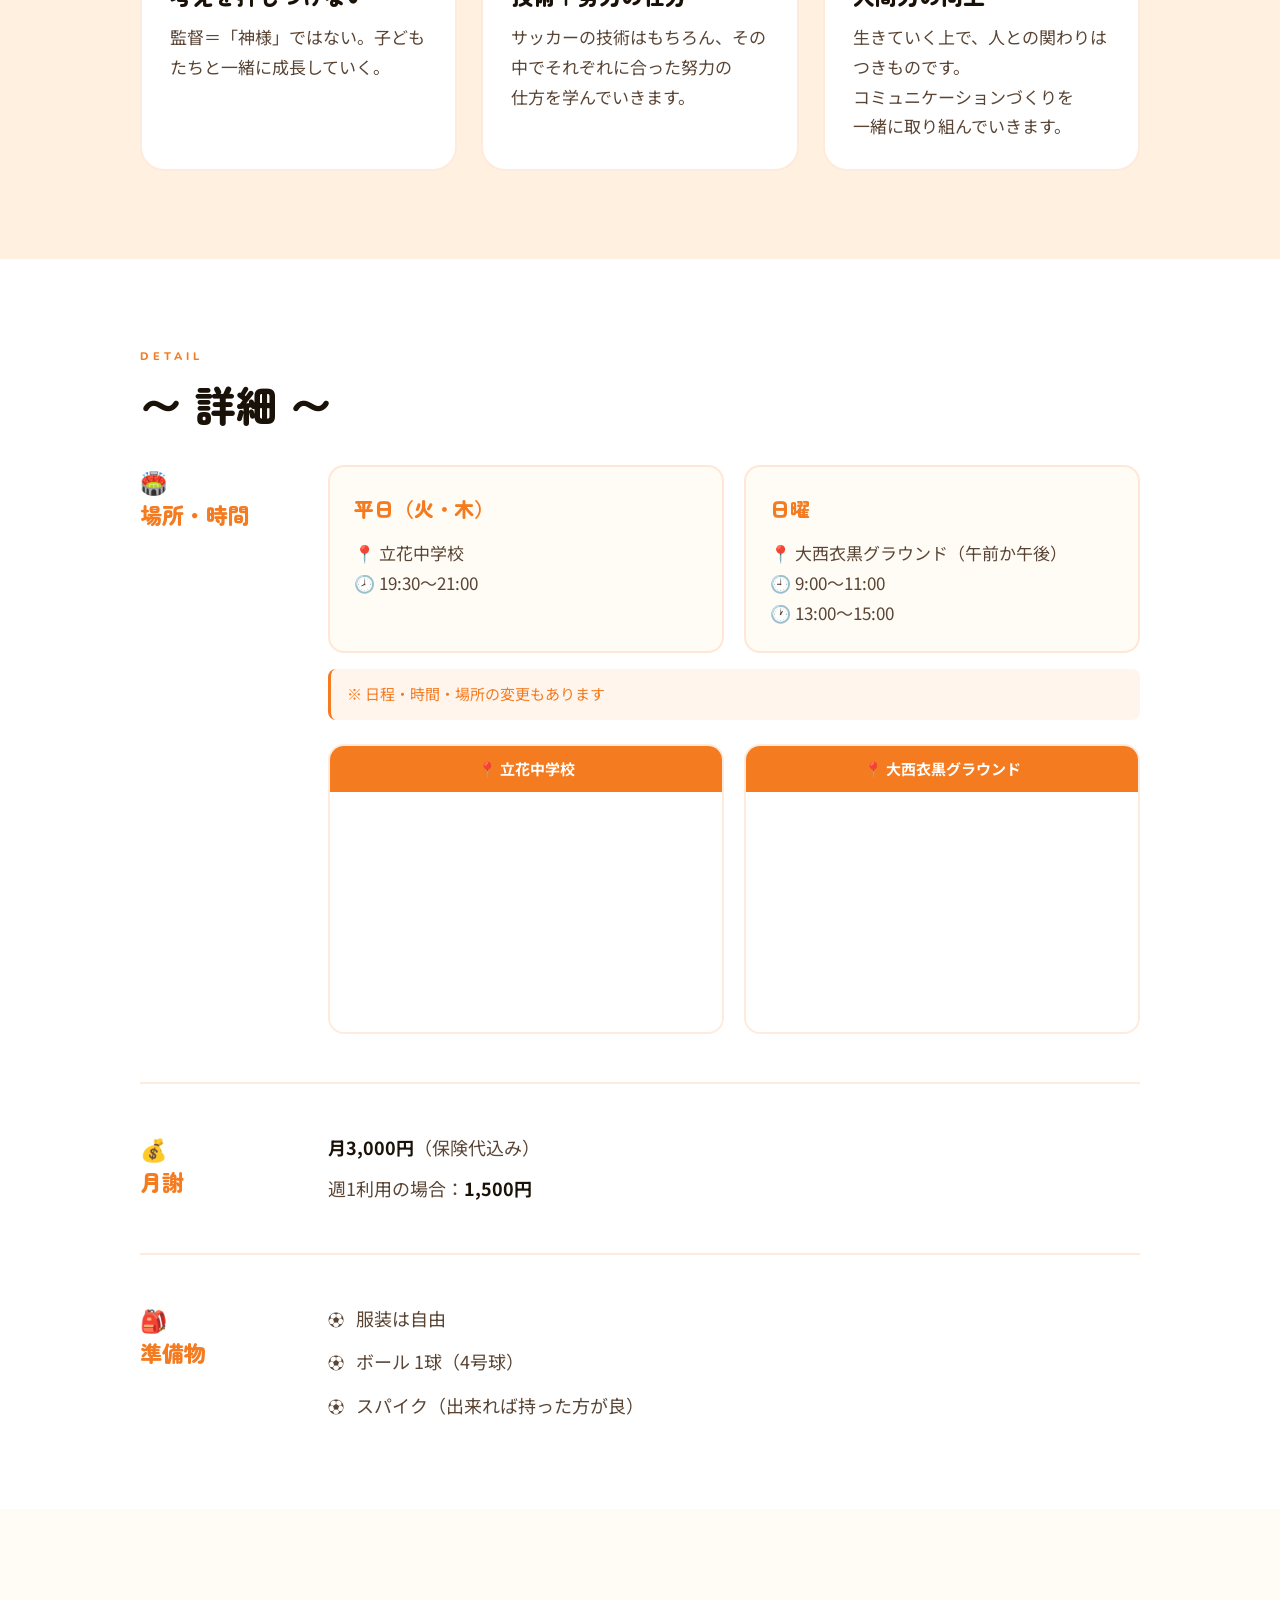
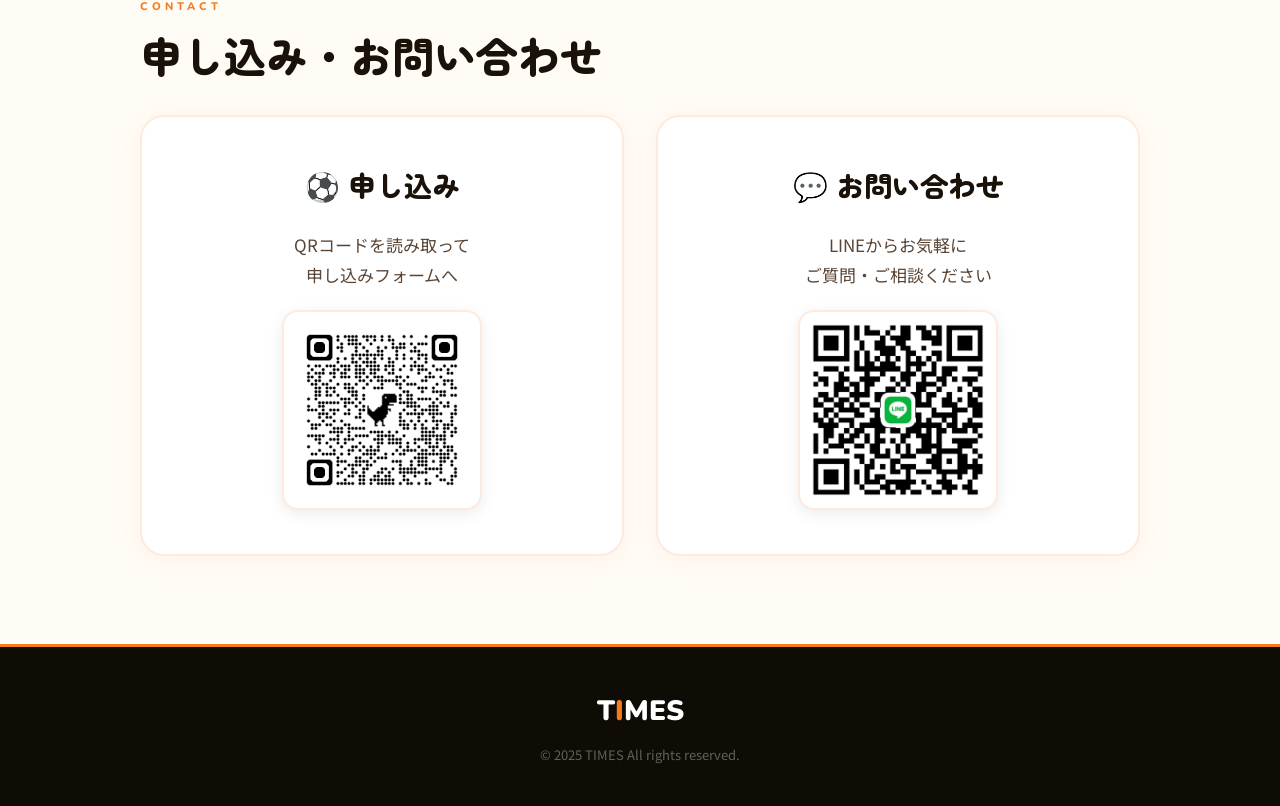
<file: variante.html>
<!DOCTYPE html>
<html lang="ja">
<head>
<meta charset="UTF-8">
<meta name="viewport" content="width=device-width, initial-scale=1.0">
<title>バリエンテ今治 | TIMES</title>
<link rel="preconnect" href="https://fonts.googleapis.com">
<link href="https://fonts.googleapis.com/css2?family=Noto+Sans+JP:wght@400;500;700;900&family=Zen+Maru+Gothic:wght@700;900&family=Nunito:wght@800;900&display=swap" rel="stylesheet">
<style>

:root {
  --og:    #F47B20;
  --ogd:   #C45C08;
  --ogs:   #FFF0E0;
  --ogm:   #FDDDB8;
  --ink:   #1A1208;
  --muted: #5A4535;
  --cream: #FFFBF5;
  --white: #FFFFFF;
  --bd:    rgba(244,123,32,.15);
  --gold:  #C9A84C;
}

*, *::before, *::after { box-sizing: border-box; margin: 0; padding: 0; }
html { scroll-behavior: smooth; }
body {
  font-family: 'Noto Sans JP', sans-serif;
  background: var(--cream);
  color: var(--ink);
  line-height: 1.75;
  overflow-x: hidden;
  -webkit-text-size-adjust: 100%;
  text-size-adjust: 100%;
}
img { display: block; max-width: 100%; }
a   { text-decoration: none; }
ul  { list-style: none; }

/* ===== NAV ===== */
.nav {
  position: fixed; top: 0; left: 0; right: 0; z-index: 500;
  height: 72px;
  background: rgba(255,251,245,.97);
  backdrop-filter: blur(12px);
  border-bottom: 2px solid var(--bd);
  display: flex; align-items: center; justify-content: space-between;
  padding: 0 24px; gap: 16px;
}
.nav-logo {
  font-family: 'Nunito', sans-serif;
  font-weight: 900; font-size: 26px; color: var(--ink); flex-shrink: 0;
}
.nav-logo em { font-style: normal; color: var(--og); }
.nav-links { display: flex; gap: 8px; align-items: center; flex-wrap: nowrap; }
.nav-links a {
  font-size: 13px; font-weight: 700; color: var(--ink);
  padding: 7px 14px; border-radius: 20px;
  border: 2px solid rgba(244,123,32,.35); white-space: nowrap;
  transition: background .2s, color .2s, border-color .2s;
}
.nav-links a:hover,
.nav-links a.active { background: var(--og); color: #fff; border-color: var(--og); }

.nav-hamburger {
  display: none; flex-direction: column; gap: 5px; padding: 4px; flex-shrink: 0;
}
.nav-hamburger span {
  display: block; width: 24px; height: 2.5px;
  background: var(--ink); border-radius: 2px; transition: .25s ease;
}
.nav-hamburger.open span:nth-child(1) { transform: translateY(7.5px) rotate(45deg); }
.nav-hamburger.open span:nth-child(2) { opacity: 0; }
.nav-hamburger.open span:nth-child(3) { transform: translateY(-7.5px) rotate(-45deg); }

.mobile-menu {
  position: fixed; top: 72px; left: 0; right: 0; z-index: 490;
  background: var(--cream); border-bottom: 2px solid var(--bd);
  transform: translateY(-110%); opacity: 0;
  transition: .3s ease; pointer-events: none;
}
.mobile-menu.open { transform: translateY(0); opacity: 1; pointer-events: auto; }
.mobile-menu a {
  display: block; padding: 18px 28px;
  font-size: 16px; font-weight: 700; color: var(--ink);
  border-bottom: 1px solid var(--bd);
  transition: color .2s, background .2s;
}
.mobile-menu a:hover { color: #fff; background: var(--og); }
.mobile-menu a.active { color: var(--og); }

/* ===== PAGE HERO ===== */
.page-hero {
  margin-top: 72px;
  background: linear-gradient(135deg, #1A0808 0%, #4A0E0E 50%, #8B1A1A 100%);
  padding: 72px 32px 56px;
  text-align: center;
  position: relative; overflow: hidden;
}
.page-hero::before {
  content: 'VALIENTE';
  position: absolute; font-family: 'Nunito', sans-serif;
  font-weight: 900; font-size: clamp(80px, 18vw, 200px);
  color: rgba(201,168,76,.07);
  left: 50%; top: 50%; transform: translate(-50%, -50%);
  white-space: nowrap; pointer-events: none; user-select: none;
}
.hero-logo {
  width: clamp(100px, 18vw, 160px);
  height: auto; margin: 0 auto 24px;
  filter: drop-shadow(0 4px 20px rgba(201,168,76,.4));
  mix-blend-mode: screen;
}
.page-hero-label {
  font-family: 'Nunito', sans-serif; font-size: 11px; font-weight: 800;
  letter-spacing: 4px; text-transform: uppercase;
  color: var(--gold); margin-bottom: 12px;
}
.page-hero h1 {
  font-family: 'Zen Maru Gothic', sans-serif;
  font-size: clamp(32px, 7vw, 68px); font-weight: 900; color: #fff;
  line-height: 1.25; margin-bottom: 16px;
  -webkit-text-stroke: 1px rgba(201,168,76,.4);
}
.page-hero p {
  font-size: clamp(15px, 2vw, 19px); color: rgba(255,255,255,.85);
  max-width: 600px; margin: 0 auto; line-height: 1.75;
  word-break: auto-phrase; overflow-wrap: break-word;
}

/* ===== LAYOUT ===== */
.container { max-width: 1080px; margin: 0 auto; padding: 0 40px; }
section { padding: 88px 0; }
.section-label {
  font-family: 'Nunito', sans-serif; font-size: 11px; font-weight: 800;
  letter-spacing: 4px; text-transform: uppercase; color: var(--og); margin-bottom: 10px;
}
.section-title {
  font-family: 'Zen Maru Gothic', sans-serif;
  font-size: clamp(26px, 4vw, 42px); font-weight: 900; color: var(--ink);
  line-height: 1.35; margin-bottom: 32px;
  word-break: keep-all; overflow-wrap: break-word;
}

/* ===== REVEAL ===== */
.reveal { opacity: 0; transform: translateY(28px); transition: opacity .7s ease, transform .7s ease; }
.reveal.on { opacity: 1; transform: translateY(0); }

/* ===== SEC1：自由なサッカーチーム ===== */
.sec-intro { background: var(--white); }
.intro-grid {
  display: grid; grid-template-columns: 1.3fr 1fr;
  gap: 64px; align-items: center;
}
.intro-lead {
  font-family: 'Zen Maru Gothic', sans-serif;
  font-size: clamp(24px, 3.5vw, 38px); font-weight: 900;
  color: var(--ink); line-height: 1.35; margin-bottom: 24px;
}
.intro-points { display: flex; flex-direction: column; gap: 14px; margin-bottom: 28px; }
.intro-point {
  display: flex; align-items: flex-start; gap: 14px;
  font-size: clamp(16px, 1.8vw, 18px); color: var(--muted); line-height: 1.75;
}
.point-dot {
  width: 11px; height: 11px; border-radius: 50%;
  background: var(--og); flex-shrink: 0; margin-top: 7px;
}
.intro-arrow { font-size: 36px; color: var(--og); text-align: center; margin: 16px 0; }
.intro-body {
  font-size: clamp(16px, 1.8vw, 18px); color: var(--muted);
  line-height: 1.75; word-break: auto-phrase; overflow-wrap: break-word;
}
.intro-img { display: flex; align-items: center; justify-content: center; padding: 20px; }
.intro-img img {
  width: 100%; max-width: 320px; height: auto;
  filter: drop-shadow(0 8px 32px rgba(139,26,26,.3));
  mix-blend-mode: multiply;
}

/* ===== SEC2：特徴3カード ===== */
.sec-features { background: var(--ogs); }
.features-grid { display: grid; grid-template-columns: repeat(3, 1fr); gap: 24px; }
.feature-card {
  background: var(--white); border-radius: 24px; overflow: hidden;
  border: 2px solid var(--bd);
  transition: box-shadow .25s, transform .25s, border-color .25s;
}
.feature-card:hover {
  box-shadow: 0 10px 32px rgba(244,123,32,.18);
  transform: translateY(-6px); border-color: var(--og);
}
.feature-icon-wrap {
  width: 100%; aspect-ratio: 4/3;
  background: linear-gradient(135deg, var(--ogm), #ffe8c4);
  display: flex; align-items: center; justify-content: center;
  font-size: 56px;
}
.feature-body { padding: 28px; }
.feature-title {
  font-family: 'Zen Maru Gothic', sans-serif;
  font-size: clamp(17px, 2vw, 22px); font-weight: 900;
  color: var(--ink); margin-bottom: 12px; line-height: 1.3;
}
.feature-desc {
  font-size: clamp(15px, 1.5vw, 17px); color: var(--muted);
  line-height: 1.75; word-break: auto-phrase; overflow-wrap: break-word;
}

/* ===== SEC3：詳細 ===== */
.sec-detail { background: var(--white); }
.detail-grid { display: flex; flex-direction: column; gap: 48px; }
.detail-row {
  display: grid; grid-template-columns: 160px 1fr;
  gap: 28px; align-items: start;
  padding-bottom: 48px; border-bottom: 2px solid var(--bd);
}
.detail-row:last-child { border-bottom: none; padding-bottom: 0; }
.detail-label {
  font-family: 'Zen Maru Gothic', sans-serif;
  font-size: clamp(17px, 2vw, 22px); font-weight: 900;
  color: var(--og); line-height: 1.5;
}
.detail-content {
  font-size: clamp(16px, 1.8vw, 18px); color: var(--muted);
  line-height: 1.75; word-break: auto-phrase; overflow-wrap: break-word;
}
.detail-content strong { color: var(--ink); font-weight: 700; }

.schedule-grid { display: grid; grid-template-columns: 1fr 1fr; gap: 20px; margin-bottom: 16px; }
.schedule-box {
  background: var(--cream); border-radius: 16px;
  padding: 24px; border: 2px solid var(--bd);
}
.schedule-day {
  font-family: 'Zen Maru Gothic', sans-serif;
  font-size: clamp(16px, 2vw, 20px); font-weight: 900;
  color: var(--og); margin-bottom: 12px;
}
.schedule-info {
  font-size: clamp(15px, 1.8vw, 17px); color: var(--muted); line-height: 1.75;
}
.schedule-note {
  font-size: clamp(13px, 1.4vw, 15px); color: var(--og);
  background: rgba(244,123,32,.08); border-radius: 8px;
  padding: 12px 16px; border-left: 3px solid var(--og);
  margin-bottom: 24px;
}

.map-grid { display: grid; grid-template-columns: 1fr 1fr; gap: 20px; margin-top: 4px; }
.map-box { border-radius: 16px; overflow: hidden; border: 2px solid var(--bd); }
.map-label {
  background: var(--og); color: #fff;
  padding: 10px 16px; font-size: 15px; font-weight: 700; text-align: center;
}
.map-box iframe { width: 100%; height: 240px; border: none; display: block; }

.items-list { display: flex; flex-direction: column; gap: 12px; }
.items-list li {
  display: flex; align-items: flex-start; gap: 12px;
  font-size: clamp(16px, 1.8vw, 18px); color: var(--muted); line-height: 1.75;
}
.items-list li::before { content: '⚽'; font-size: 16px; margin-top: 2px; flex-shrink: 0; }

/* ===== SEC4：申し込み・問い合わせ ===== */
.sec-contact { background: var(--cream); }
.contact-grid { display: grid; grid-template-columns: 1fr 1fr; gap: 32px; }
.contact-card {
  background: var(--white); border-radius: 24px; padding: 44px;
  border: 2px solid var(--bd);
  display: flex; flex-direction: column; align-items: center;
  text-align: center; gap: 20px;
  transition: box-shadow .25s, border-color .25s;
  box-shadow: 0 4px 24px rgba(244,123,32,.06);
}
.contact-card:hover {
  box-shadow: 0 10px 40px rgba(244,123,32,.15); border-color: var(--og);
}
.contact-title {
  font-family: 'Zen Maru Gothic', sans-serif;
  font-size: clamp(20px, 2.5vw, 28px); font-weight: 900; color: var(--ink);
}
.contact-sub {
  font-size: clamp(15px, 1.6vw, 17px); color: var(--muted); line-height: 1.75;
}
.qr-wrap {
  width: 200px; height: 200px;
  background: #fff; border-radius: 16px; overflow: hidden;
  display: flex; align-items: center; justify-content: center;
  padding: 8px; border: 2px solid var(--bd);
  box-shadow: 0 4px 16px rgba(0,0,0,.08);
}
.qr-wrap img { width: 100%; height: 100%; object-fit: contain; display: block; }
.contact-btn {
  display: inline-flex; align-items: center; gap: 8px;
  background: var(--og); color: #fff;
  padding: 16px 36px; border-radius: 50px;
  font-size: clamp(15px, 1.8vw, 18px); font-weight: 700;
  box-shadow: 0 4px 20px rgba(244,123,32,.4);
  transition: background .2s, transform .15s; white-space: nowrap;
}
.contact-btn:hover { background: var(--ogd); transform: translateY(-2px); }

/* ===== FOOTER ===== */
footer { background: #0F0B05; padding: 40px 24px; text-align: center; border-top: 3px solid var(--og); }
.footer-logo { font-family: 'Nunito', sans-serif; font-weight: 900; font-size: 28px; color: #fff; margin-bottom: 8px; }
.footer-logo em { font-style: normal; color: var(--og); }
.footer-copy { font-size: 13px; color: rgba(255,255,255,.35); margin-top: 8px; }

/* ================================================
   タブレット（〜900px）
   ================================================ */
@media (max-width: 900px) {
  .nav { height: 60px; padding: 0 20px; }
  .nav-logo { font-size: 22px; }
  .nav-links { display: none; }
  .nav-hamburger { display: flex; }
  .mobile-menu { top: 60px; }
  .page-hero { margin-top: 60px; padding: 60px 24px 48px; }
  .container { padding: 0 28px; }
  section { padding: 64px 0; }
  .intro-grid { grid-template-columns: 1fr; gap: 40px; }
  .intro-img { order: -1; }
  .features-grid { grid-template-columns: 1fr; gap: 20px; }
  .detail-row { grid-template-columns: 130px 1fr; gap: 20px; }
  .schedule-grid { grid-template-columns: 1fr; gap: 16px; }
  .map-grid { grid-template-columns: 1fr; gap: 16px; }
  .contact-grid { grid-template-columns: 1fr; gap: 24px; }
}

/* ================================================
   スマホ（〜600px）
   ================================================ */
@media (max-width: 600px) {
  .nav { height: 54px; padding: 0 16px; }
  .nav-logo { font-size: 20px; }
  .mobile-menu { top: 54px; }
  .mobile-menu a { padding: 16px 20px; font-size: 15px; }
  .page-hero { margin-top: 54px; padding: 52px 20px 40px; }
  .page-hero h1 { font-size: clamp(28px, 8vw, 44px); }
  .page-hero p { font-size: 16px; }
  .hero-logo { width: clamp(80px, 24vw, 120px); margin-bottom: 16px; }
  .container { padding: 0 20px; }
  section { padding: 52px 0; }
  .section-title { font-size: 24px; margin-bottom: 24px; }
  .intro-lead { font-size: 22px; }
  .intro-point { font-size: 16px; }
  .intro-body { font-size: 16px; }
  .intro-img img { max-width: 220px; }
  .features-grid { gap: 16px; }
  .feature-body { padding: 20px; }
  .feature-title { font-size: 18px; }
  .feature-desc { font-size: 15px; }
  .detail-row { grid-template-columns: 1fr; gap: 14px; }
  .detail-label { font-size: 18px; }
  .detail-content { font-size: 16px; }
  .schedule-box { padding: 18px; }
  .schedule-day { font-size: 16px; }
  .schedule-info { font-size: 15px; }
  .map-box iframe { height: 200px; }
  .map-label { font-size: 14px; }
  .items-list li { font-size: 16px; }
  .contact-card { padding: 28px 20px; }
  .contact-title { font-size: 22px; }
  .contact-sub { font-size: 15px; }
  .qr-wrap { width: 170px; height: 170px; }
  .contact-btn { font-size: 16px; padding: 14px 30px; }
}

/* ================================================
   スマホ小（〜375px）
   ================================================ */
@media (max-width: 375px) {
  .container { padding: 0 16px; }
  .section-title { font-size: 22px; }
  .intro-lead { font-size: 20px; }
  .qr-wrap { width: 150px; height: 150px; }
}
</style>
</head>
<body>

<!-- NAV -->
<nav class="nav" id="mainNav">
  <a href="index.html" class="nav-logo">T<em>I</em>MES</a>
  <ul class="nav-links">
    <li><a href="about.html">TIMESって？</a></li>
    <li><a href="event.html">イベント</a></li>
    <li><a href="variante.html" class="active">バリエンテ今治</a></li>
    <li><a href="welfare.html">福祉事業所・保育園関係者へ</a></li>
    <li><a href="volunteer.html">海外ボランティア</a></li>
    <li><a href="staff.html">スタッフ体験</a></li>
  </ul>
  <button class="nav-hamburger" id="hamburger">
    <span></span><span></span><span></span>
  </button>
</nav>
<div class="mobile-menu" id="mobileMenu">
  <ul>
    <li><a href="about.html">TIMESって？</a></li>
    <li><a href="event.html">イベント</a></li>
    <li><a href="variante.html" class="active">バリエンテ今治</a></li>
    <li><a href="welfare.html">福祉事業所・保育園関係者へ</a></li>
    <li><a href="volunteer.html">海外ボランティア</a></li>
    <li><a href="staff.html">スタッフ体験</a></li>
  </ul>
</div>

<!-- PAGE HERO -->
<div class="page-hero">
  <img src="images/logo-variante.png" alt="バリエンテ今治" class="hero-logo">
  <p class="page-hero-label">Valiente Imabari</p>
  <h1>バリエンテ今治</h1>
  <p>子どもたちのやりたいを叶える、自由なサッカーチーム</p>
</div>

<!-- SEC1：自由なサッカーチーム -->
<section class="sec-intro">
  <div class="container">
    <div class="intro-grid">
      <div class="reveal">
        <p class="section-label">About</p>
        <h2 class="intro-lead">自由なサッカーチーム</h2>
        <div class="intro-points">
          <div class="intro-point">
            <span class="point-dot"></span>
            <span>運動が苦手。でもサッカーがしたい</span>
          </div>
          <div class="intro-point">
            <span class="point-dot"></span>
            <span>特性があって集団が苦手。</span>
          </div>
        </div>
        <div class="intro-arrow">⬇</div>
        <p class="intro-body">バリエンテは子どもたちの「やりたい！」を叶える場所です。だからこそ大人の独壇場になることなく、一緒に楽しむことが大事です。</p>
      </div>
      <div class="intro-img reveal">
        <img src="images/logo-variante.png" alt="バリエンテ今治ロゴ">
      </div>
    </div>
  </div>
</section>

<!-- SEC2：特徴3カード -->
<section class="sec-features">
  <div class="container">
    <p class="section-label reveal">Features</p>
    <h2 class="section-title reveal">〜 特徴 〜</h2>
    <div class="features-grid">
      <div class="feature-card reveal">
        <div class="feature-icon-wrap"><img src="images/S__115023876_0.jpg" alt="考えを押しつけない" style="width:100%;height:100%;object-fit:cover;display:block;"></div>
        <div class="feature-body">
          <h3 class="feature-title">考えを押しつけない</h3>
          <p class="feature-desc">監督＝「神様」ではない。子どもたちと一緒に成長していく。</p>
        </div>
      </div>
      <div class="feature-card reveal">
        <div class="feature-icon-wrap"><img src="images/S__115023875_0.jpg" alt="技術＋努力の仕方" style="width:100%;height:100%;object-fit:cover;display:block;"></div>
        <div class="feature-body">
          <h3 class="feature-title">技術＋努力の仕方</h3>
          <p class="feature-desc">サッカーの技術はもちろん、その中でそれぞれに合った努力の仕方を学んでいきます。</p>
        </div>
      </div>
      <div class="feature-card reveal">
        <div class="feature-icon-wrap"><img src="images/S__115023877_0.jpg" alt="人間力の向上" style="width:100%;height:100%;object-fit:cover;display:block;"></div>
        <div class="feature-body">
          <h3 class="feature-title">人間力の向上</h3>
          <p class="feature-desc">生きていく上で、人との関わりはつきものです。コミュニケーションづくりを一緒に取り組んでいきます。</p>
        </div>
      </div>
    </div>
  </div>
</section>

<!-- SEC3：詳細 -->
<section class="sec-detail">
  <div class="container">
    <p class="section-label reveal">Detail</p>
    <h2 class="section-title reveal">〜 詳細 〜</h2>
    <div class="detail-grid">

      <!-- 場所・時間 -->
      <div class="detail-row reveal">
        <div class="detail-label">🏟️<br>場所・時間</div>
        <div class="detail-content">
          <div class="schedule-grid">
            <div class="schedule-box">
              <p class="schedule-day">平日（火・木）</p>
              <p class="schedule-info">
                📍 立花中学校<br>
                🕗 19:30〜21:00
              </p>
            </div>
            <div class="schedule-box">
              <p class="schedule-day">日曜</p>
              <p class="schedule-info">
                📍 大西衣黒グラウンド（午前か午後）<br>
                🕘 9:00〜11:00<br>
                🕐 13:00〜15:00
              </p>
            </div>
          </div>
          <p class="schedule-note">※ 日程・時間・場所の変更もあります</p>
          <div class="map-grid">
            <div class="map-box">
              <div class="map-label">📍 立花中学校</div>
              <iframe
                src="https://www.google.com/maps/embed?pb=!1m18!1m12!1m3!1d3282.5!2d132.9944828!3d34.0497093!2m3!1f0!2f0!3f0!3m2!1i1024!2i768!4f13.1!3m3!1m2!1s0x35503af2764a38cf%3A0xa448c4d45578efcf!2z5Lim5rWm5biC56uL56uL6Iqx5Lit5a2m5qCh!5e0!3m2!1sja!2sjp!4v1700000001"
                allowfullscreen="" loading="lazy"
                referrerpolicy="no-referrer-when-downgrade">
              </iframe>
            </div>
            <div class="map-box">
              <div class="map-label">📍 大西衣黒グラウンド</div>
              <iframe
                src="https://www.google.com/maps/embed?pb=!1m18!1m12!1m3!1d3281.5!2d132.9206269!3d34.0580549!2m3!1f0!2f0!3f0!3m2!1i1024!2i768!4f13.1!3m3!1m2!1s0x35503d7032f98471%3A0xe8621d05e9b70b86!2z6KW_6buS44Kw44Op44Km44Oz44OJ!5e0!3m2!1sja!2sjp!4v1700000002"
                allowfullscreen="" loading="lazy"
                referrerpolicy="no-referrer-when-downgrade">
              </iframe>
            </div>
          </div>
        </div>
      </div>

      <!-- 月謝 -->
      <div class="detail-row reveal">
        <div class="detail-label">💰<br>月謝</div>
        <div class="detail-content">
          <p><strong>月3,000円</strong>（保険代込み）</p>
          <p style="margin-top:10px;">週1利用の場合：<strong>1,500円</strong></p>
        </div>
      </div>

      <!-- 準備物 -->
      <div class="detail-row reveal">
        <div class="detail-label">🎒<br>準備物</div>
        <div class="detail-content">
          <ul class="items-list">
            <li>服装は自由</li>
            <li>ボール 1球（4号球）</li>
            <li>スパイク（出来れば持った方が良）</li>
          </ul>
        </div>
      </div>

    </div>
  </div>
</section>

<!-- SEC4：申し込み・問い合わせ -->
<section class="sec-contact">
  <div class="container">
    <p class="section-label reveal">Contact</p>
    <h2 class="section-title reveal">申し込み・お問い合わせ</h2>
    <div class="contact-grid">

      <!-- 申し込み：ボタンなし -->
      <div class="contact-card reveal">
        <h3 class="contact-title">⚽ 申し込み</h3>
        <p class="contact-sub">QRコードを読み取って<br>申し込みフォームへ</p>
        <div class="qr-wrap">
          <img src="images/qr-form.png" alt="申し込みQRコード">
        </div>
      </div>

      <!-- 問い合わせ：LINEボタンあり -->
      <div class="contact-card reveal">
        <h3 class="contact-title">💬 お問い合わせ</h3>
        <p class="contact-sub">LINEからお気軽に<br>ご質問・ご相談ください</p>
        <div class="qr-wrap">
          <img src="images/qr-line.jpg" alt="LINE QRコード">
        </div>
      </div>

    </div>
  </div>
</section>

<!-- FOOTER -->
<footer>
  <div class="footer-logo">T<em>I</em>MES</div>
  <p class="footer-copy">&copy; 2025 TIMES All rights reserved.</p>
</footer>

<script>
const hbg = document.getElementById('hamburger');
const mob = document.getElementById('mobileMenu');
hbg.addEventListener('click', () => {
  hbg.classList.toggle('open');
  mob.classList.toggle('open');
});
const obs = new IntersectionObserver(entries => {
  entries.forEach(e => {
    if (!e.isIntersecting) return;
    const siblings = Array.from(e.target.parentElement.querySelectorAll('.reveal'));
    const i = siblings.indexOf(e.target);
    e.target.style.transitionDelay = (i * 100) + 'ms';
    e.target.classList.add('on');
    obs.unobserve(e.target);
  });
}, { threshold: 0.1 });
document.querySelectorAll('.reveal').forEach(el => obs.observe(el));
</script>
</body>
</html>
</file>
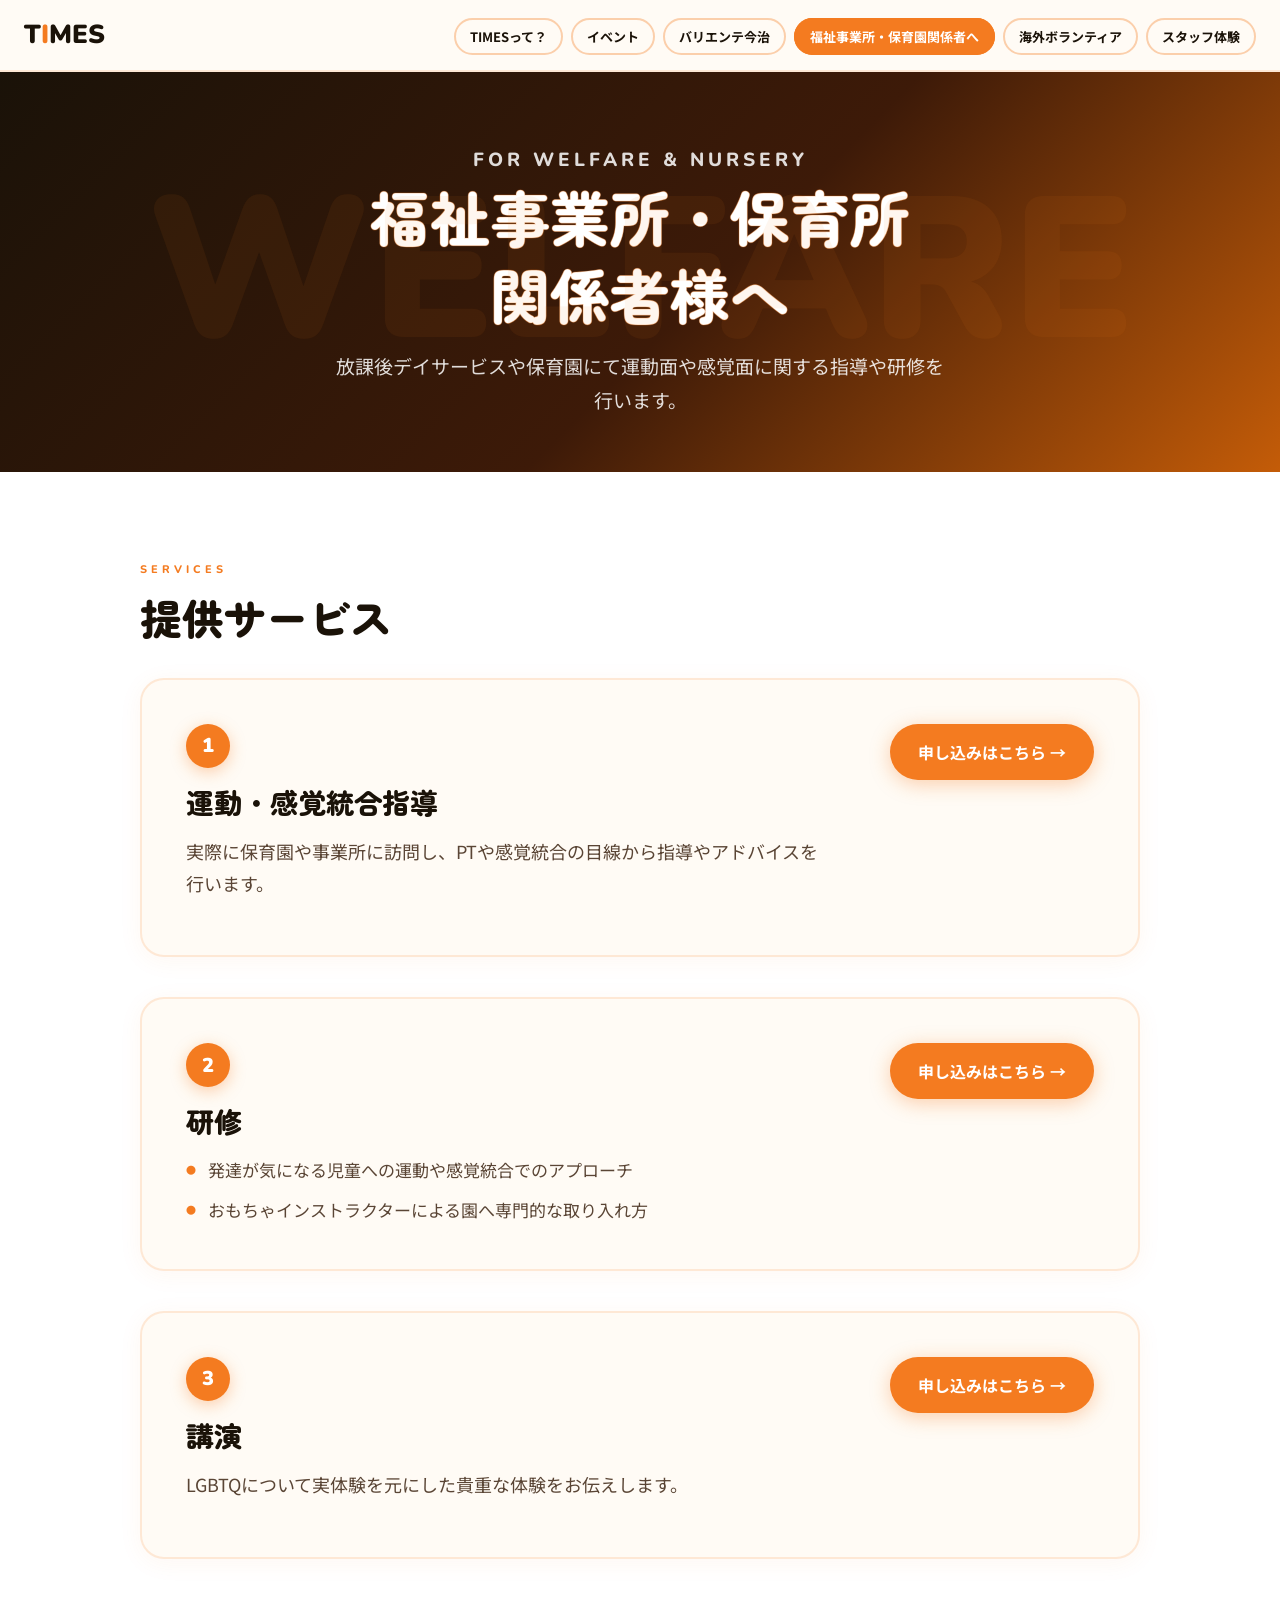
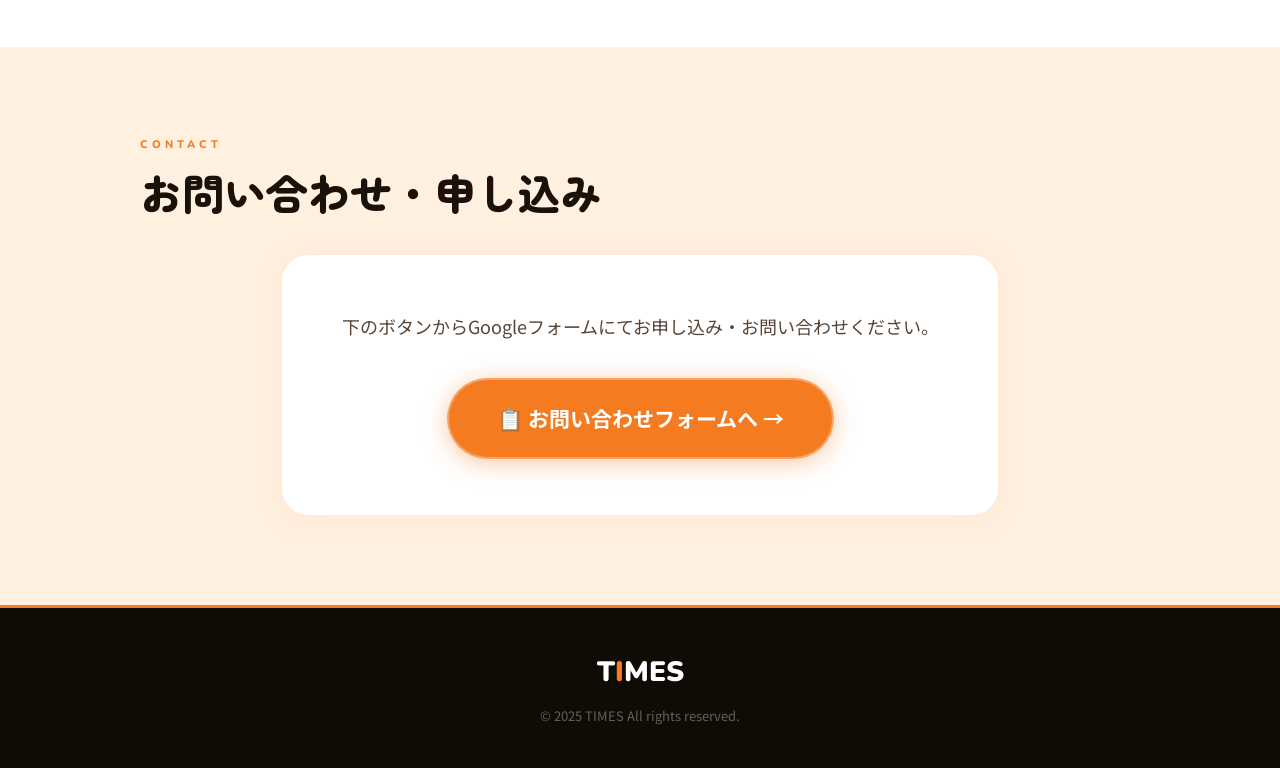
<file: welfare.html>
<!DOCTYPE html>
<html lang="ja">
<head>
<meta charset="UTF-8">
<meta name="viewport" content="width=device-width, initial-scale=1.0">
<title>福祉事業所・保育園関係者様へ | TIMES</title>
<link rel="preconnect" href="https://fonts.googleapis.com">
<link href="https://fonts.googleapis.com/css2?family=Noto+Sans+JP:wght@400;500;700;900&family=Zen+Maru+Gothic:wght@700;900&family=Nunito:wght@800;900&display=swap" rel="stylesheet">
<style>

:root {
  --og:    #F47B20;
  --ogd:   #C45C08;
  --ogs:   #FFF0E0;
  --ogm:   #FDDDB8;
  --ink:   #1A1208;
  --muted: #5A4535;
  --cream: #FFFBF5;
  --white: #FFFFFF;
  --bd:    rgba(244,123,32,.15);
}

*, *::before, *::after { box-sizing: border-box; margin: 0; padding: 0; }
html { scroll-behavior: smooth; }
body {
  font-family: 'Noto Sans JP', sans-serif;
  background: var(--cream);
  color: var(--ink);
  line-height: 1.75;
  overflow-x: hidden;
  -webkit-text-size-adjust: 100%;
  text-size-adjust: 100%;
}
img { display: block; max-width: 100%; }
a   { text-decoration: none; }
ul  { list-style: none; }

/* ===== NAV ===== */
.nav {
  position: fixed; top: 0; left: 0; right: 0; z-index: 500;
  height: 72px;
  background: rgba(255,251,245,.97);
  backdrop-filter: blur(12px);
  border-bottom: 2px solid var(--bd);
  display: flex; align-items: center; justify-content: space-between;
  padding: 0 24px; gap: 16px;
}
.nav-logo {
  font-family: 'Nunito', sans-serif;
  font-weight: 900; font-size: 26px; color: var(--ink); flex-shrink: 0;
}
.nav-logo em { font-style: normal; color: var(--og); }
.nav-links { display: flex; gap: 8px; align-items: center; flex-wrap: nowrap; }
.nav-links a {
  font-size: 13px; font-weight: 700; color: var(--ink);
  padding: 7px 14px; border-radius: 20px;
  border: 2px solid rgba(244,123,32,.35); white-space: nowrap;
  transition: background .2s, color .2s, border-color .2s;
}
.nav-links a:hover,
.nav-links a.active { background: var(--og); color: #fff; border-color: var(--og); }

.nav-hamburger {
  display: none; flex-direction: column; gap: 5px; padding: 4px; flex-shrink: 0;
}
.nav-hamburger span {
  display: block; width: 24px; height: 2.5px;
  background: var(--ink); border-radius: 2px; transition: .25s ease;
}
.nav-hamburger.open span:nth-child(1) { transform: translateY(7.5px) rotate(45deg); }
.nav-hamburger.open span:nth-child(2) { opacity: 0; }
.nav-hamburger.open span:nth-child(3) { transform: translateY(-7.5px) rotate(-45deg); }

.mobile-menu {
  position: fixed; top: 72px; left: 0; right: 0; z-index: 490;
  background: var(--cream); border-bottom: 2px solid var(--bd);
  transform: translateY(-110%); opacity: 0;
  transition: .3s ease; pointer-events: none;
}
.mobile-menu.open { transform: translateY(0); opacity: 1; pointer-events: auto; }
.mobile-menu a {
  display: block; padding: 18px 28px;
  font-size: 16px; font-weight: 700; color: var(--ink);
  border-bottom: 1px solid var(--bd);
  transition: color .2s, background .2s;
}
.mobile-menu a:hover { color: #fff; background: var(--og); }
.mobile-menu a.active { color: var(--og); }

/* ===== PAGE HERO ===== */
.page-hero {
  margin-top: 72px;
  background: linear-gradient(135deg, #1A1208 0%, #3D1A08 55%, #C45C08 100%);
  padding: 72px 32px 56px;
  text-align: center;
  position: relative; overflow: hidden;
}
.page-hero::before {
  content: 'WELFARE';
  position: absolute; font-family: 'Nunito', sans-serif;
  font-weight: 900; font-size: clamp(80px, 18vw, 200px);
  color: rgba(244,123,32,.07);
  left: 50%; top: 50%; transform: translate(-50%, -50%);
  white-space: nowrap; pointer-events: none; user-select: none;
}
.page-hero-label {
  font-family: 'Nunito', sans-serif; font-size: 11px; font-weight: 800;
  letter-spacing: 4px; text-transform: uppercase;
  color: var(--og); margin-bottom: 12px;
}
.page-hero h1 {
  font-family: 'Zen Maru Gothic', sans-serif;
  font-size: clamp(28px, 6vw, 60px); font-weight: 900; color: #fff;
  line-height: 1.3; margin-bottom: 16px;
  -webkit-text-stroke: 1px rgba(244,123,32,.35);
}
.page-hero p {
  font-size: clamp(15px, 2vw, 19px); color: rgba(255,255,255,.85);
  max-width: 640px; margin: 0 auto; line-height: 1.75;
  word-break: auto-phrase; overflow-wrap: break-word;
}

/* ===== LAYOUT ===== */
.container { max-width: 1080px; margin: 0 auto; padding: 0 40px; }
section { padding: 88px 0; }
.section-label {
  font-family: 'Nunito', sans-serif; font-size: 11px; font-weight: 800;
  letter-spacing: 4px; text-transform: uppercase; color: var(--og); margin-bottom: 10px;
}
.section-title {
  font-family: 'Zen Maru Gothic', sans-serif;
  font-size: clamp(26px, 4vw, 42px); font-weight: 900; color: var(--ink);
  line-height: 1.35; margin-bottom: 32px;
}

/* ===== REVEAL ===== */
.reveal { opacity: 0; transform: translateY(28px); transition: opacity .7s ease, transform .7s ease; }
.reveal.on { opacity: 1; transform: translateY(0); }

/* ===== サービス一覧 ===== */
.sec-services { background: var(--white); }
.service-list { display: flex; flex-direction: column; gap: 40px; }
.service-card {
  background: var(--cream);
  border-radius: 24px; padding: 44px;
  border: 2px solid var(--bd);
  display: grid;
  grid-template-columns: 1fr auto;
  gap: 24px; align-items: start;
  transition: box-shadow .25s, border-color .25s;
  box-shadow: 0 4px 24px rgba(244,123,32,.06);
}
.service-card:hover {
  box-shadow: 0 10px 40px rgba(244,123,32,.14);
  border-color: var(--og);
}
.service-num {
  display: inline-flex; align-items: center; justify-content: center;
  width: 44px; height: 44px; border-radius: 50%;
  background: var(--og); color: #fff;
  font-family: 'Nunito', sans-serif;
  font-size: 20px; font-weight: 900;
  flex-shrink: 0; margin-bottom: 16px;
  box-shadow: 0 4px 16px rgba(244,123,32,.35);
}
.service-title {
  font-family: 'Zen Maru Gothic', sans-serif;
  font-size: clamp(20px, 3vw, 28px); font-weight: 900;
  color: var(--ink); margin-bottom: 16px; line-height: 1.3;
}
.service-desc {
  font-size: clamp(16px, 1.8vw, 18px); color: var(--muted);
  line-height: 1.75; word-break: auto-phrase; overflow-wrap: break-word;
  margin-bottom: 12px;
}
.service-points { display: flex; flex-direction: column; gap: 10px; }
.service-point {
  display: flex; align-items: flex-start; gap: 12px;
  font-size: clamp(15px, 1.6vw, 17px); color: var(--muted); line-height: 1.75;
}
.service-point::before {
  content: '●'; color: var(--og); font-size: 10px;
  flex-shrink: 0; margin-top: 6px;
}
.btn-apply {
  display: inline-flex; align-items: center; gap: 8px;
  background: var(--og); color: #fff;
  padding: 14px 28px; border-radius: 50px;
  font-size: clamp(14px, 1.6vw, 16px); font-weight: 700;
  box-shadow: 0 4px 20px rgba(244,123,32,.35);
  transition: background .2s, transform .15s;
  white-space: nowrap; flex-shrink: 0; align-self: flex-start;
}
.btn-apply:hover { background: var(--ogd); transform: translateY(-2px); }

/* ===== お問い合わせ ===== */
.sec-form { background: var(--ogs); }
.form-wrap {
  background: var(--white);
  border-radius: 28px; padding: 56px;
  border: 2px solid var(--bd);
  box-shadow: 0 4px 32px rgba(244,123,32,.06);
  max-width: 720px; margin: 0 auto;
  text-align: center;
}
.form-wrap p {
  font-size: clamp(16px, 1.8vw, 18px);
  color: var(--muted); line-height: 1.75;
  margin-bottom: 36px;
}
.btn-form-link {
  display: inline-flex; align-items: center; justify-content: center; gap: 10px;
  background: var(--og); color: #fff;
  padding: 20px 48px; border-radius: 50px;
  font-size: clamp(17px, 2vw, 21px); font-weight: 700;
  box-shadow: 0 4px 24px rgba(244,123,32,.4);
  transition: background .2s, transform .15s;
  white-space: nowrap;
  border: 2px solid rgba(255,255,255,.3);
}
.btn-form-link:hover { background: var(--ogd); transform: translateY(-3px); }

/* ===== FOOTER ===== */
footer { background: #0F0B05; padding: 40px 24px; text-align: center; border-top: 3px solid var(--og); }
.footer-logo { font-family: 'Nunito', sans-serif; font-weight: 900; font-size: 28px; color: #fff; margin-bottom: 8px; }
.footer-logo em { font-style: normal; color: var(--og); }
.footer-copy { font-size: 13px; color: rgba(255,255,255,.35); margin-top: 8px; }

/* ================================================
   タブレット（〜900px）
   ================================================ */
@media (max-width: 900px) {
  .nav { height: 60px; padding: 0 20px; }
  .nav-logo { font-size: 22px; }
  .nav-links { display: none; }
  .nav-hamburger { display: flex; }
  .mobile-menu { top: 60px; }
  .page-hero { margin-top: 60px; padding: 60px 24px 48px; }
  .container { padding: 0 28px; }
  section { padding: 64px 0; }
  .service-card { grid-template-columns: 1fr; gap: 20px; }
  .form-wrap { padding: 40px 36px; }
}

/* ================================================
   スマホ（〜600px）
   ================================================ */
@media (max-width: 600px) {
  .nav { height: 54px; padding: 0 16px; }
  .nav-logo { font-size: 20px; }
  .mobile-menu { top: 54px; }
  .mobile-menu a { padding: 16px 20px; font-size: 15px; }
  .page-hero { margin-top: 54px; padding: 52px 20px 40px; }
  .page-hero h1 { font-size: clamp(24px, 7vw, 40px); }
  .page-hero p { font-size: 16px; }
  .container { padding: 0 20px; }
  section { padding: 52px 0; }
  .section-title { font-size: 24px; margin-bottom: 24px; }
  .service-card { padding: 28px 22px; gap: 16px; border-radius: 18px; }
  .service-title { font-size: 20px; }
  .service-desc { font-size: 16px; }
  .service-point { font-size: 15px; }
  .btn-apply { padding: 13px 24px; font-size: 15px; }
  .form-wrap { padding: 28px 20px; border-radius: 20px; }
  .form-wrap p { font-size: 16px; margin-bottom: 28px; }
  .btn-form-link { font-size: 16px; padding: 17px 36px; }
}

/* ================================================
   スマホ小（〜375px）
   ================================================ */
@media (max-width: 375px) {
  .container { padding: 0 16px; }
  .section-title { font-size: 22px; }
  .service-card { padding: 22px 16px; }
  .form-wrap { padding: 22px 16px; }
  .btn-form-link { font-size: 15px; padding: 15px 28px; }
}
</style>
</head>
<body>

<!-- NAV -->
<nav class="nav" id="mainNav">
  <a href="index.html" class="nav-logo">T<em>I</em>MES</a>
  <ul class="nav-links">
    <li><a href="about.html">TIMESって？</a></li>
    <li><a href="event.html">イベント</a></li>
    <li><a href="variante.html">バリエンテ今治</a></li>
    <li><a href="welfare.html" class="active">福祉事業所・保育園関係者へ</a></li>
    <li><a href="volunteer.html">海外ボランティア</a></li>
    <li><a href="staff.html">スタッフ体験</a></li>
  </ul>
  <button class="nav-hamburger" id="hamburger">
    <span></span><span></span><span></span>
  </button>
</nav>
<div class="mobile-menu" id="mobileMenu">
  <ul>
    <li><a href="about.html">TIMESって？</a></li>
    <li><a href="event.html">イベント</a></li>
    <li><a href="variante.html">バリエンテ今治</a></li>
    <li><a href="welfare.html" class="active">福祉事業所・保育園関係者へ</a></li>
    <li><a href="volunteer.html">海外ボランティア</a></li>
    <li><a href="staff.html">スタッフ体験</a></li>
  </ul>
</div>

<!-- PAGE HERO -->
<div class="page-hero">
  <p class="page-hero-label">For Welfare & Nursery</p>
  <h1>福祉事業所・保育所<br>関係者様へ</h1>
  <p>放課後デイサービスや保育園にて運動面や感覚面に関する指導や研修を行います。</p>
</div>

<!-- サービス一覧 -->
<section class="sec-services">
  <div class="container">
    <p class="section-label reveal">Services</p>
    <h2 class="section-title reveal">提供サービス</h2>
    <div class="service-list">

      <div class="service-card reveal">
        <div>
          <div class="service-num">1</div>
          <h3 class="service-title">運動・感覚統合指導</h3>
          <p class="service-desc">実際に保育園や事業所に訪問し、PTや感覚統合の目線から指導やアドバイスを行います。</p>
        </div>
        <a href="#contact-form" class="btn-apply">申し込みはこちら →</a>
      </div>

      <div class="service-card reveal">
        <div>
          <div class="service-num">2</div>
          <h3 class="service-title">研修</h3>
          <div class="service-points">
            <div class="service-point">発達が気になる児童への運動や感覚統合でのアプローチ</div>
            <div class="service-point">おもちゃインストラクターによる園へ専門的な取り入れ方</div>
          </div>
        </div>
        <a href="#contact-form" class="btn-apply">申し込みはこちら →</a>
      </div>

      <div class="service-card reveal">
        <div>
          <div class="service-num">3</div>
          <h3 class="service-title">講演</h3>
          <p class="service-desc">LGBTQについて実体験を元にした貴重な体験をお伝えします。</p>
        </div>
        <a href="#contact-form" class="btn-apply">申し込みはこちら →</a>
      </div>

    </div>
  </div>
</section>

<!-- お問い合わせ -->
<section class="sec-form" id="contact-form">
  <div class="container">
    <p class="section-label reveal">Contact</p>
    <h2 class="section-title reveal">お問い合わせ・申し込み</h2>
    <div class="form-wrap reveal">
      <p>下のボタンからGoogleフォームにてお申し込み・お問い合わせください。</p>
      <a href="https://forms.gle/bBTG9psiGBquehQW6"
         target="_blank" rel="noopener"
         class="btn-form-link">
        📋 お問い合わせフォームへ →
      </a>
    </div>
  </div>
</section>

<!-- FOOTER -->
<footer>
  <div class="footer-logo">T<em>I</em>MES</div>
  <p class="footer-copy">&copy; 2025 TIMES All rights reserved.</p>
</footer>

<script>
const hbg = document.getElementById('hamburger');
const mob = document.getElementById('mobileMenu');
hbg.addEventListener('click', () => {
  hbg.classList.toggle('open');
  mob.classList.toggle('open');
});

const obs = new IntersectionObserver(entries => {
  entries.forEach(e => {
    if (!e.isIntersecting) return;
    const siblings = Array.from(e.target.parentElement.querySelectorAll('.reveal'));
    const i = siblings.indexOf(e.target);
    e.target.style.transitionDelay = (i * 100) + 'ms';
    e.target.classList.add('on');
    obs.unobserve(e.target);
  });
}, { threshold: 0.1 });
document.querySelectorAll('.reveal').forEach(el => obs.observe(el));
</script>
</body>
</html>
</file>
